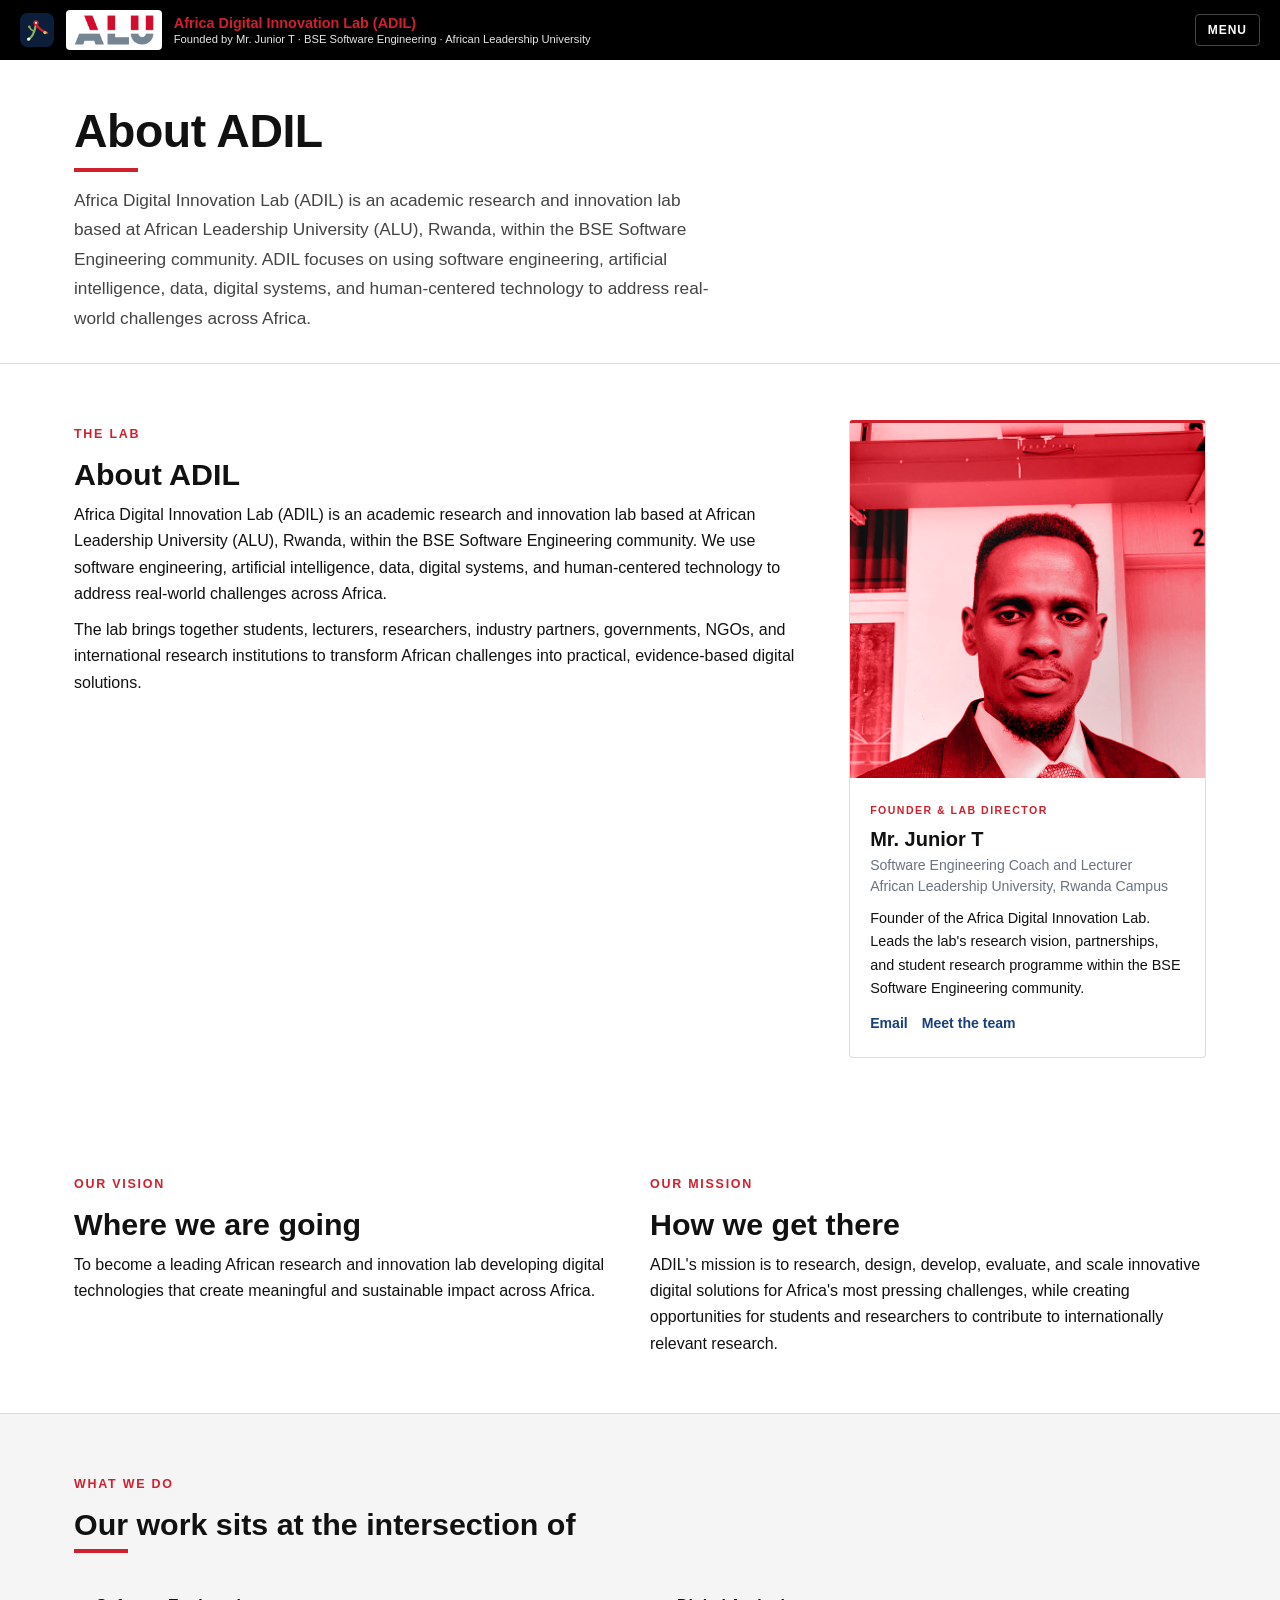
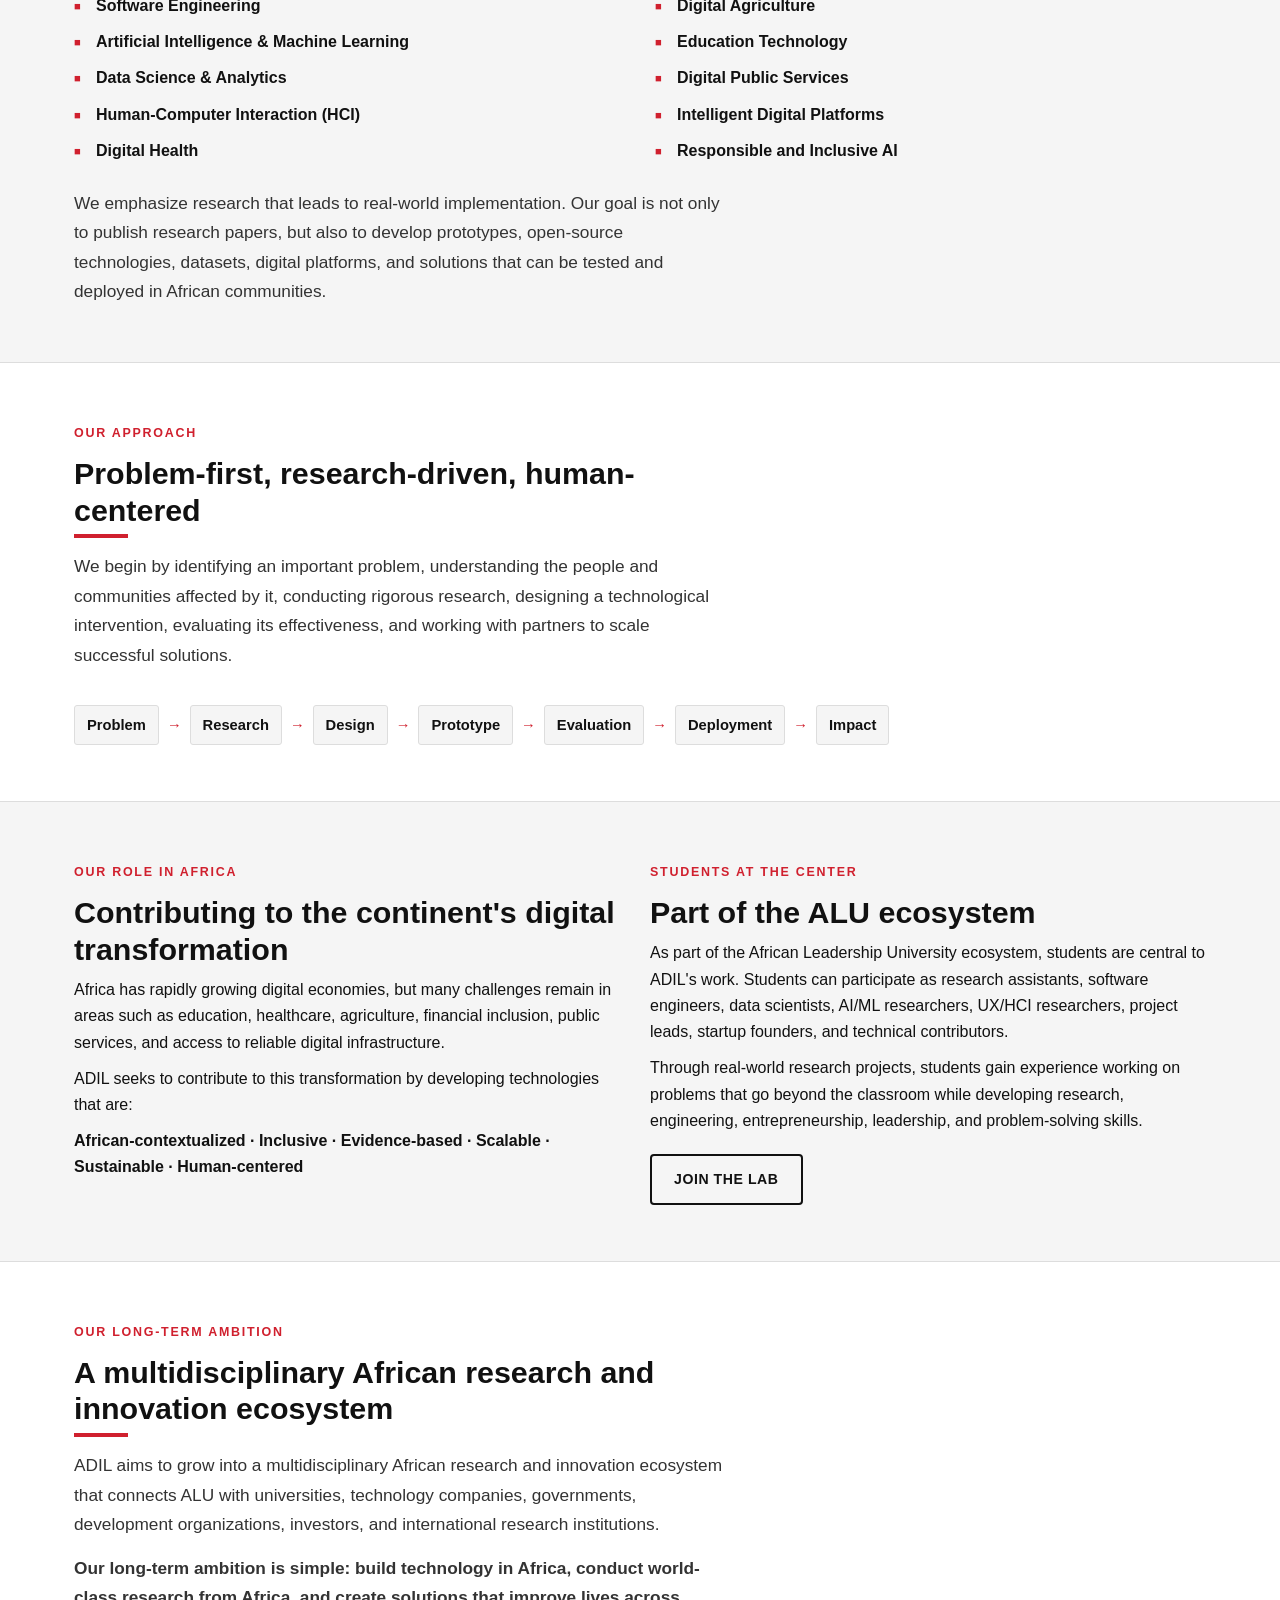
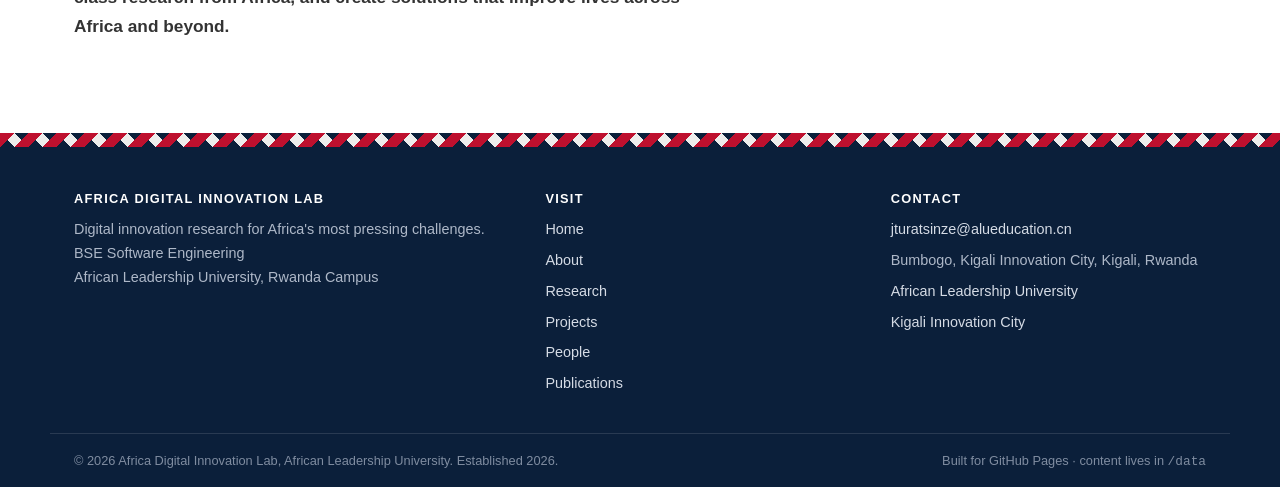
<file: about.html>
<!DOCTYPE html>
<html lang="en">
<head>
  <meta charset="UTF-8">
  <meta name="viewport" content="width=device-width, initial-scale=1.0">
  <title>About Us | Africa Digital Innovation Lab (ADIL), ALU</title>
  <meta name="description" content="Vision, mission, approach and role of the Africa Digital Innovation Lab (ADIL) at African Leadership University, Rwanda.">
  <link rel="stylesheet" href="assets/css/style.css">
  <link rel="icon" href="assets/img/favicon.svg" type="image/svg+xml">
</head>
<body data-page="about.html">

  <section class="page-hero">
    <div class="container">
      <h1>About ADIL</h1>
      <p class="lead">Africa Digital Innovation Lab (ADIL) is an academic research and innovation lab based at African Leadership University (ALU), Rwanda, within the BSE Software Engineering community. ADIL focuses on using software engineering, artificial intelligence, data, digital systems, and human-centered technology to address real-world challenges across Africa.</p>
    </div>
  </section>

  <section class="section">
    <div class="container">
      <div class="about-lead">
        <div class="reveal">
          <span class="eyebrow">The lab</span>
          <h2>About ADIL</h2>
          <p class="mt-1">Africa Digital Innovation Lab (ADIL) is an academic research and innovation lab based at African Leadership University (ALU), Rwanda, within the BSE Software Engineering community. We use software engineering, artificial intelligence, data, digital systems, and human-centered technology to address real-world challenges across Africa.</p>
          <p class="mt-1">The lab brings together students, lecturers, researchers, industry partners, governments, NGOs, and international research institutions to transform African challenges into practical, evidence-based digital solutions.</p>
        </div>
        <aside class="director-card reveal">
          <div class="director-photo">
            <img src="assets/img/lab-director.jpg" alt="Portrait of Mr. Junior T, Founder and Lab Director"
              onerror="this.style.display='none'">
          </div>
          <div class="director-meta">
            <span class="k">Founder &amp; Lab Director</span>
            <h3>Mr. Junior T</h3>
            <p class="role">Software Engineering Coach and Lecturer<br>African Leadership University, Rwanda Campus</p>
            <p class="bio">Founder of the Africa Digital Innovation Lab. Leads the lab's research vision, partnerships, and student research programme within the BSE Software Engineering community.</p>
            <div class="plinks">
              <a href="mailto:jturatsinze@alueducation.cn">Email</a>
              <a href="people.html">Meet the team</a>
            </div>
          </div>
        </aside>
      </div>
    </div>
  </section>

  <section class="section">
    <div class="container">
      <div class="grid grid-2">
        <div class="reveal">
          <span class="eyebrow">Our vision</span>
          <h2>Where we are going</h2>
          <p class="mt-1">To become a leading African research and innovation lab developing digital technologies that create meaningful and sustainable impact across Africa.</p>
        </div>
        <div class="reveal">
          <span class="eyebrow">Our mission</span>
          <h2>How we get there</h2>
          <p class="mt-1">ADIL's mission is to research, design, develop, evaluate, and scale innovative digital solutions for Africa's most pressing challenges, while creating opportunities for students and researchers to contribute to internationally relevant research.</p>
        </div>
      </div>
    </div>
  </section>

  <section class="section section--alt">
    <div class="container">
      <div class="section-head reveal">
        <span class="eyebrow">What we do</span>
        <h2>Our work sits at the intersection of</h2>
      </div>
      <ul class="checklist reveal">
        <li>Software Engineering</li>
        <li>Artificial Intelligence &amp; Machine Learning</li>
        <li>Data Science &amp; Analytics</li>
        <li>Human-Computer Interaction (HCI)</li>
        <li>Digital Health</li>
        <li>Digital Agriculture</li>
        <li>Education Technology</li>
        <li>Digital Public Services</li>
        <li>Intelligent Digital Platforms</li>
        <li>Responsible and Inclusive AI</li>
      </ul>
      <p class="lead mt-2 reveal">We emphasize research that leads to real-world implementation. Our goal is not only to publish research papers, but also to develop prototypes, open-source technologies, datasets, digital platforms, and solutions that can be tested and deployed in African communities.</p>
    </div>
  </section>

  <section class="section">
    <div class="container">
      <div class="section-head reveal">
        <span class="eyebrow">Our approach</span>
        <h2>Problem-first, research-driven, human-centered</h2>
        <p class="lead">We begin by identifying an important problem, understanding the people and communities affected by it, conducting rigorous research, designing a technological intervention, evaluating its effectiveness, and working with partners to scale successful solutions.</p>
      </div>
      <div class="pipeline reveal">
        <span>Problem</span><em>→</em>
        <span>Research</span><em>→</em>
        <span>Design</span><em>→</em>
        <span>Prototype</span><em>→</em>
        <span>Evaluation</span><em>→</em>
        <span>Deployment</span><em>→</em>
        <span>Impact</span>
      </div>
    </div>
  </section>

  <section class="section section--alt">
    <div class="container">
      <div class="grid grid-2">
        <div class="reveal">
          <span class="eyebrow">Our role in Africa</span>
          <h2>Contributing to the continent's digital transformation</h2>
          <p class="mt-1">Africa has rapidly growing digital economies, but many challenges remain in areas such as education, healthcare, agriculture, financial inclusion, public services, and access to reliable digital infrastructure.</p>
          <p class="mt-1">ADIL seeks to contribute to this transformation by developing technologies that are:</p>
          <p class="mt-1"><strong>African-contextualized · Inclusive · Evidence-based · Scalable · Sustainable · Human-centered</strong></p>
        </div>
        <div class="reveal">
          <span class="eyebrow">Students at the center</span>
          <h2>Part of the ALU ecosystem</h2>
          <p class="mt-1">As part of the African Leadership University ecosystem, students are central to ADIL's work. Students can participate as research assistants, software engineers, data scientists, AI/ML researchers, UX/HCI researchers, project leads, startup founders, and technical contributors.</p>
          <p class="mt-1">Through real-world research projects, students gain experience working on problems that go beyond the classroom while developing research, engineering, entrepreneurship, leadership, and problem-solving skills.</p>
          <p class="mt-2"><a class="btn btn-outline" href="join.html">Join the lab</a></p>
        </div>
      </div>
    </div>
  </section>

  <section class="section">
    <div class="container">
      <div class="section-head reveal">
        <span class="eyebrow">Our long-term ambition</span>
        <h2>A multidisciplinary African research and innovation ecosystem</h2>
        <p class="lead">ADIL aims to grow into a multidisciplinary African research and innovation ecosystem that connects ALU with universities, technology companies, governments, development organizations, investors, and international research institutions.</p>
        <p class="lead mt-1"><strong>Our long-term ambition is simple: build technology in Africa, conduct world-class research from Africa, and create solutions that improve lives across Africa and beyond.</strong></p>
      </div>
    </div>
  </section>

  <script src="data/site.js"></script>
  <script src="assets/js/main.js"></script>
</body>
</html>
</file>
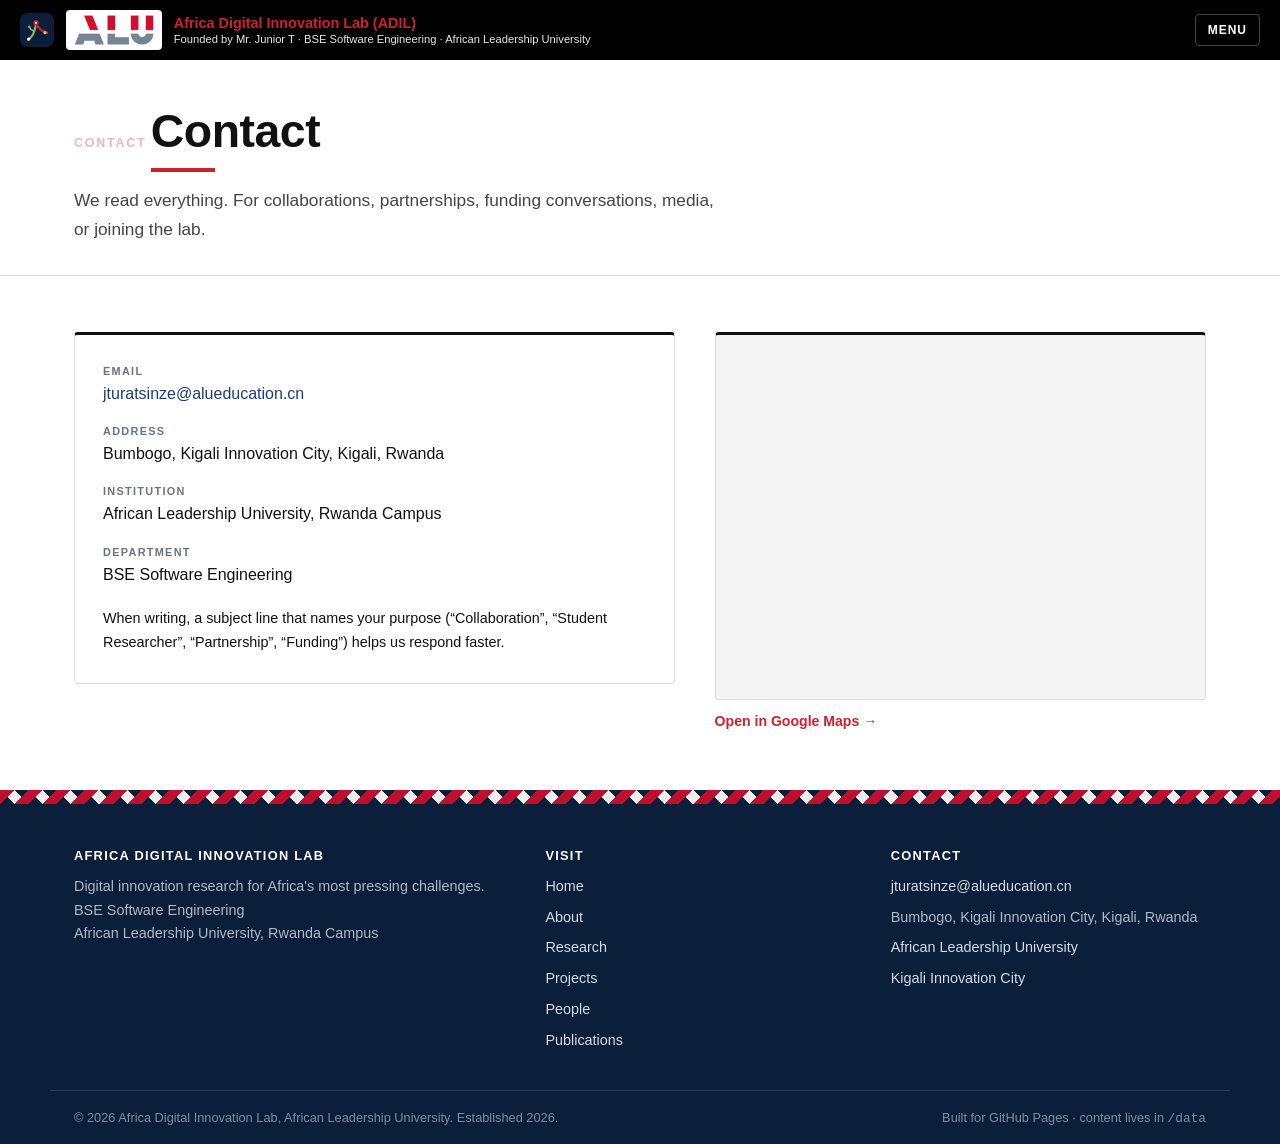
<file: contact.html>
<!DOCTYPE html>
<html lang="en">
<head>
  <meta charset="UTF-8">
  <meta name="viewport" content="width=device-width, initial-scale=1.0">
  <title>Contact | Africa Digital Innovation Lab (ADIL), ALU</title>
  <meta name="description" content="Contact the Africa Digital Innovation Lab (ADIL) at African Leadership University, Kigali Innovation City, Rwanda.">
  <link rel="stylesheet" href="assets/css/style.css">
  <link rel="icon" href="assets/img/favicon.svg" type="image/svg+xml">
</head>
<body data-page="contact.html">

  <section class="page-hero">
    <div class="container">
      <span class="eyebrow eyebrow--light">Contact</span>
      <h1>Contact</h1>
      <p class="lead">We read everything. For collaborations, partnerships, funding conversations, media, or joining the lab.</p>
    </div>
  </section>

  <section class="section">
    <div class="container">
      <div class="contact-grid">
        <div class="contact-card reveal">
          <dl>
            <dt>Email</dt>
            <dd><a href="#" data-fill="email">,</a></dd>
            <dt>Address</dt>
            <dd data-fill="address">,</dd>
            <dt>Institution</dt>
            <dd><span data-fill="university">,</span>, <span data-fill="campus">,</span></dd>
            <dt>Department</dt>
            <dd data-fill="department">,</dd>
          </dl>
          <p class="mt-2" style="font-size:0.9rem;color:var(--muted)">When writing, a subject line that names your purpose (“Collaboration”, “Student Researcher”, “Partnership”, “Funding”) helps us respond faster.</p>
        </div>
        <div class="reveal">
          <div class="map-embed">
            <iframe
              title="Map showing African Leadership University, Kigali Innovation City, Bumbogo, Kigali, Rwanda"
              src="https://www.google.com/maps?q=African%20Leadership%20University%20Kigali%20Innovation%20City%20Bumbogo%20Kigali%20Rwanda&output=embed"
              style="border:0;"
              allowfullscreen=""
              loading="lazy"
              referrerpolicy="no-referrer-when-downgrade"></iframe>
          </div>
          <p class="map-note">
            <a href="https://www.google.com/maps/search/?api=1&query=African+Leadership+University+Kigali+Innovation+City+Bumbogo+Kigali+Rwanda"
               target="_blank" rel="noopener">Open in Google Maps &rarr;</a>
          </p>
        </div>
      </div>
    </div>
  </section>

  <script src="data/site.js"></script>
  <script src="assets/js/main.js"></script>
</body>
</html>
</file>
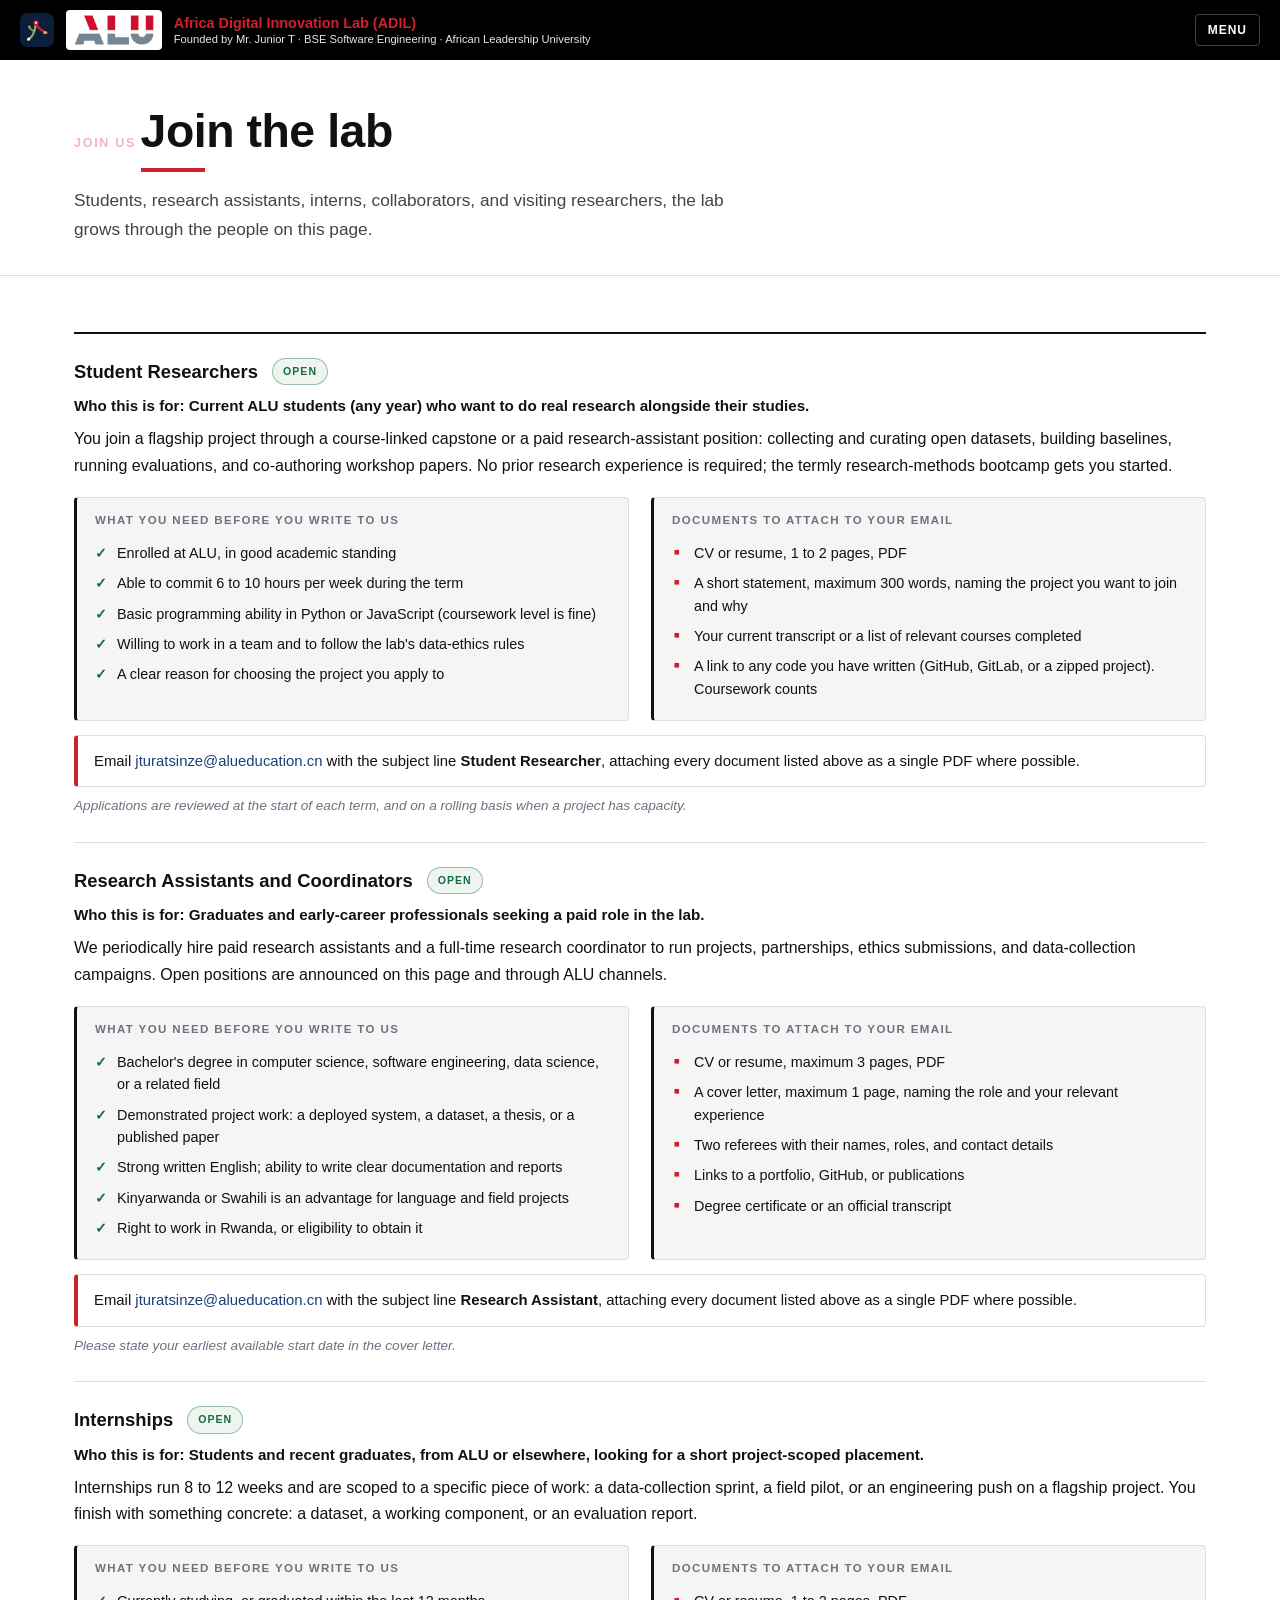
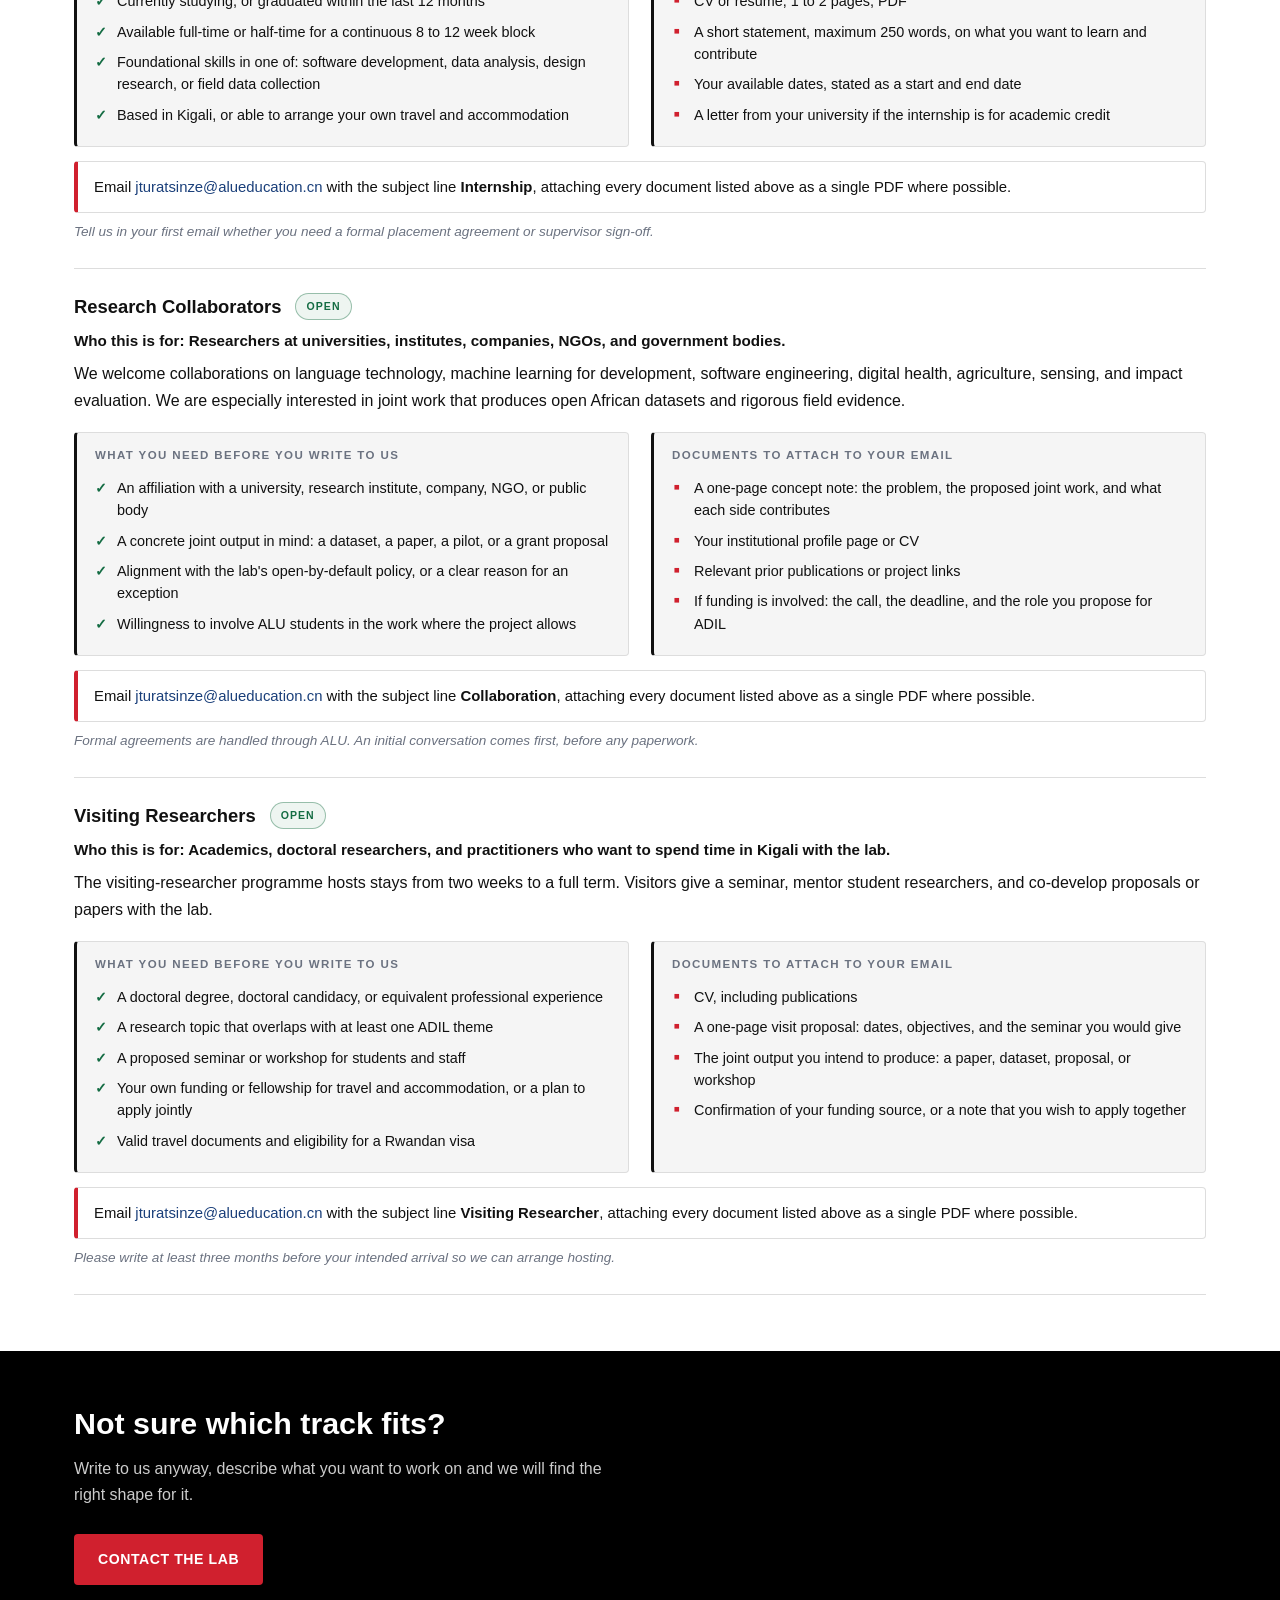
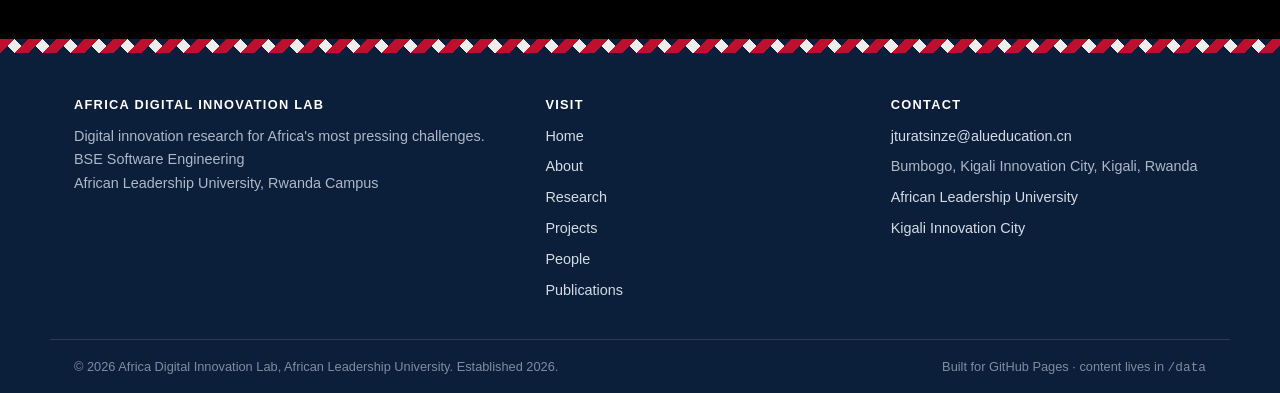
<file: join.html>
<!DOCTYPE html>
<html lang="en">
<head>
  <meta charset="UTF-8">
  <meta name="viewport" content="width=device-width, initial-scale=1.0">
  <title>Join Us | Africa Digital Innovation Lab (ADIL), ALU</title>
  <meta name="description" content="Opportunities for students, research assistants, interns, collaborators and visiting researchers at the Africa Digital Innovation Lab (ADIL), ALU.">
  <link rel="stylesheet" href="assets/css/style.css">
  <link rel="icon" href="assets/img/favicon.svg" type="image/svg+xml">
</head>
<body data-page="join.html">

  <section class="page-hero">
    <div class="container">
      <span class="eyebrow eyebrow--light">Join us</span>
      <h1>Join the lab</h1>
      <p class="lead">Students, research assistants, interns, collaborators, and visiting researchers, the lab grows through the people on this page.</p>
    </div>
  </section>

  <section class="section">
    <div class="container" id="join-tracks"></div>
  </section>
  <section class="cta-band">
    <div class="container reveal">
      <h2>Not sure which track fits?</h2>
      <p>Write to us anyway, describe what you want to work on and we will find the right shape for it.</p>
      <a class="btn btn-primary" href="contact.html">Contact the lab</a>
    </div>
  </section>

  <script src="data/site.js"></script>
  <script src="data/join.js"></script>
  <script src="assets/js/main.js"></script>
</body>
</html>
</file>
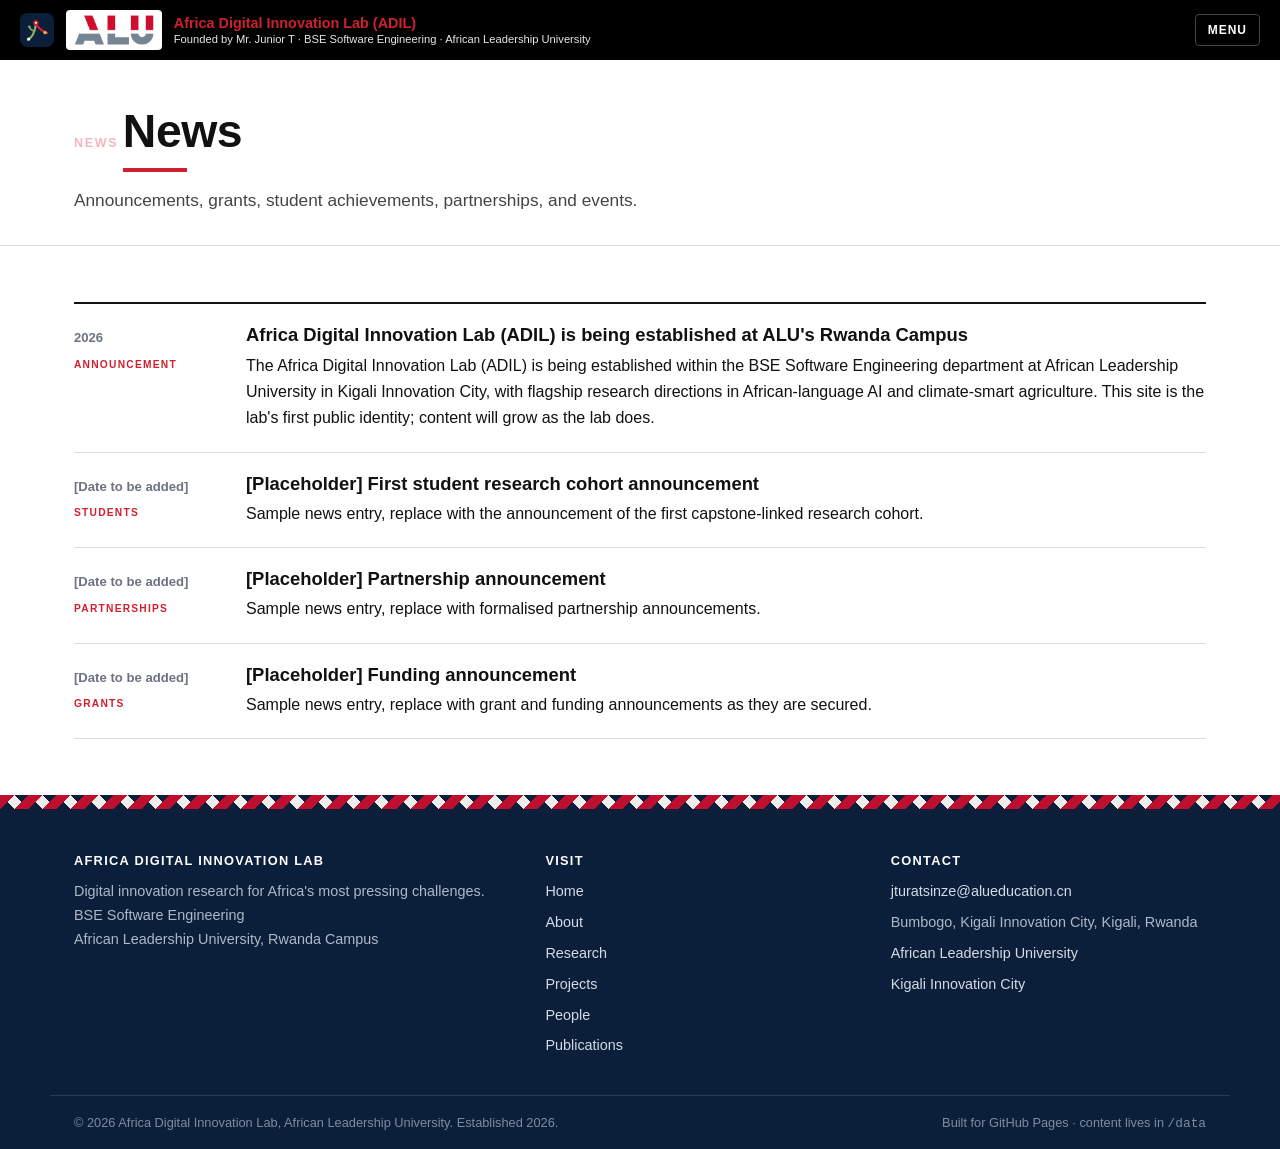
<file: news.html>
<!DOCTYPE html>
<html lang="en">
<head>
  <meta charset="UTF-8">
  <meta name="viewport" content="width=device-width, initial-scale=1.0">
  <title>News | Africa Digital Innovation Lab (ADIL), ALU</title>
  <meta name="description" content="News and announcements from the Africa Digital Innovation Lab (ADIL) at ALU.">
  <link rel="stylesheet" href="assets/css/style.css">
  <link rel="icon" href="assets/img/favicon.svg" type="image/svg+xml">
</head>
<body data-page="news.html">

  <section class="page-hero">
    <div class="container">
      <span class="eyebrow eyebrow--light">News</span>
      <h1>News</h1>
      <p class="lead">Announcements, grants, student achievements, partnerships, and events.</p>
    </div>
  </section>

  <section class="section">
    <div class="container" id="news-list"></div>
  </section>

  <script src="data/site.js"></script>
  <script src="data/news.js"></script>
  <script src="assets/js/main.js"></script>
</body>
</html>
</file>
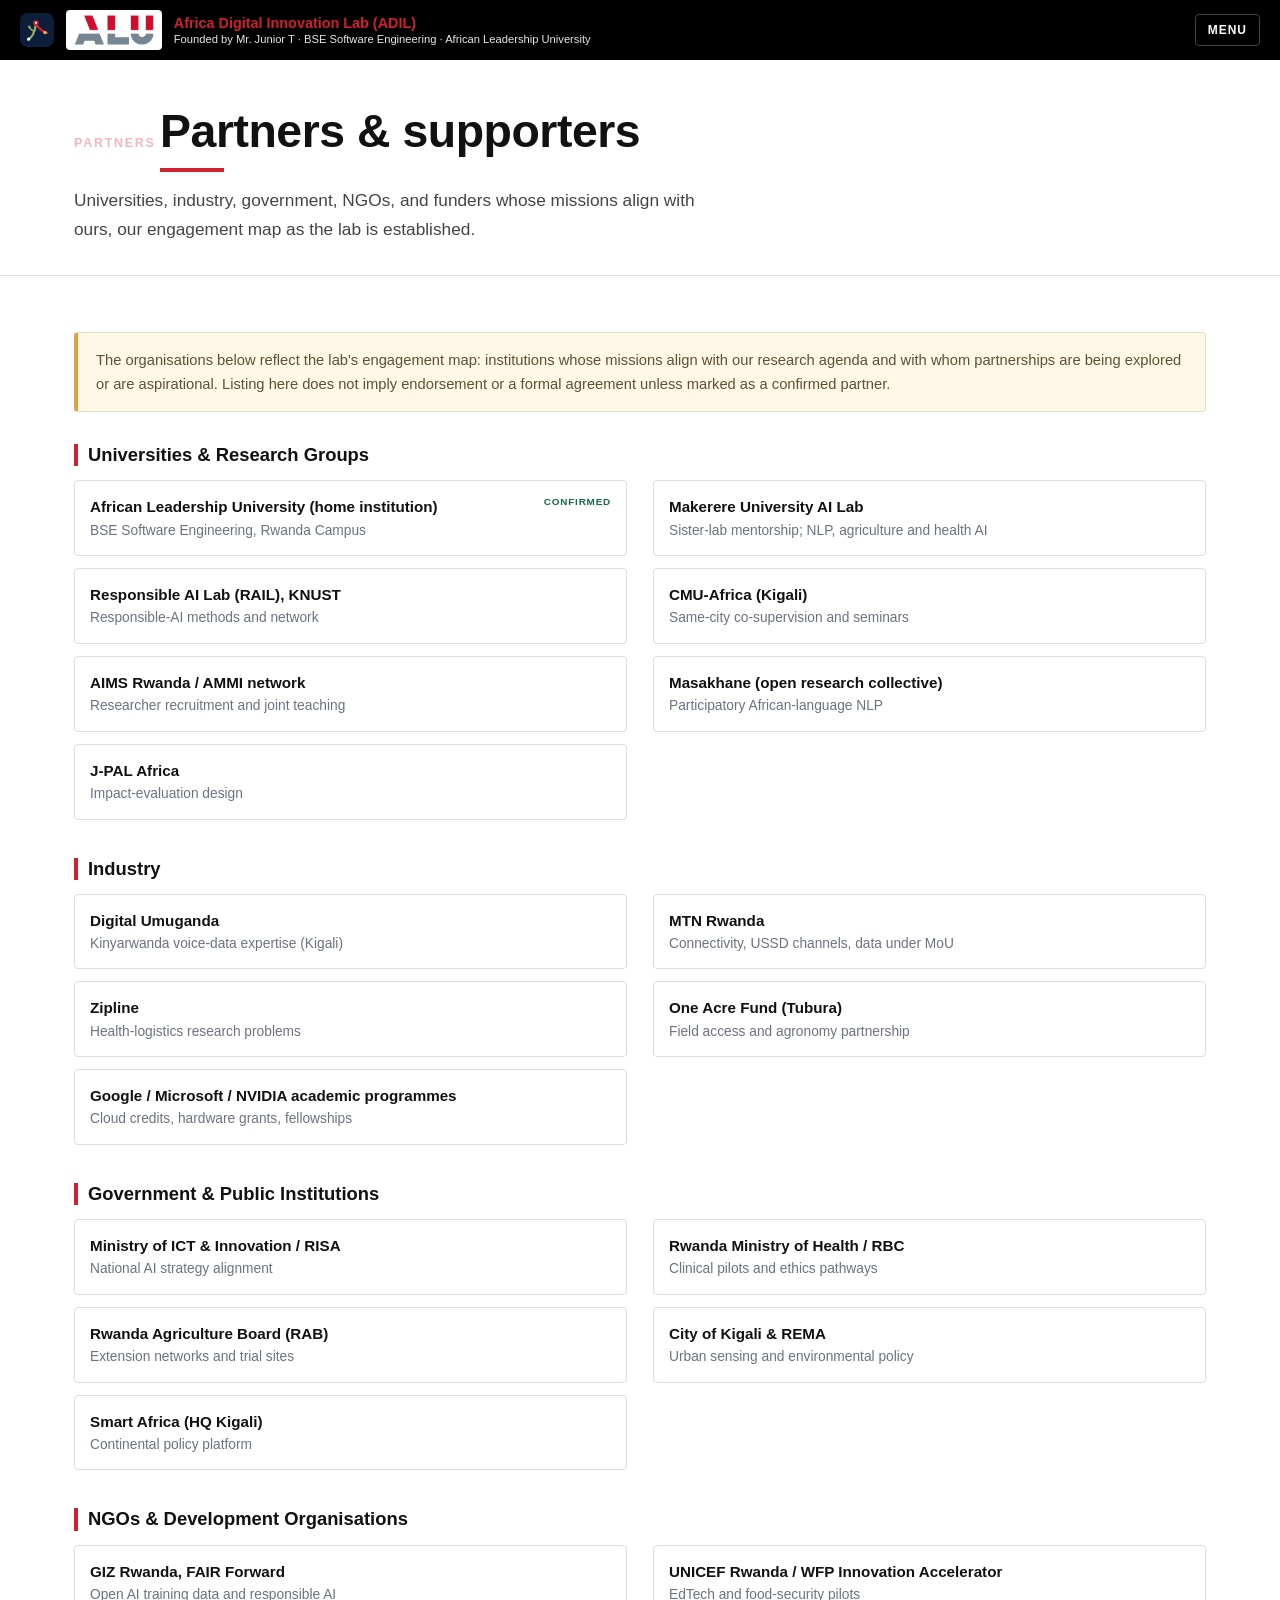
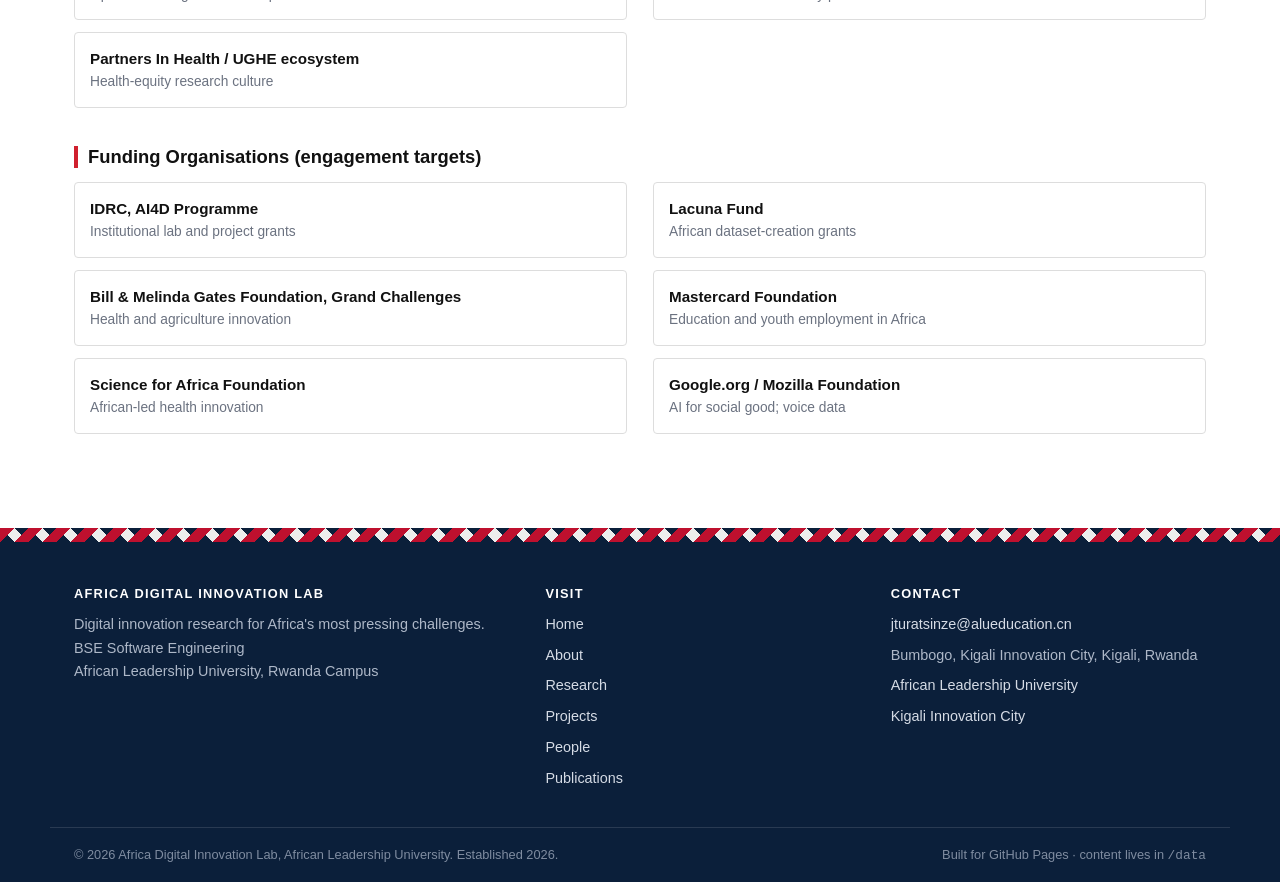
<file: partners.html>
<!DOCTYPE html>
<html lang="en">
<head>
  <meta charset="UTF-8">
  <meta name="viewport" content="width=device-width, initial-scale=1.0">
  <title>Partners | Africa Digital Innovation Lab (ADIL), ALU</title>
  <meta name="description" content="University, industry, government, NGO and funding partners of the Africa Digital Innovation Lab (ADIL) at ALU.">
  <link rel="stylesheet" href="assets/css/style.css">
  <link rel="icon" href="assets/img/favicon.svg" type="image/svg+xml">
</head>
<body data-page="partners.html">

  <section class="page-hero">
    <div class="container">
      <span class="eyebrow eyebrow--light">Partners</span>
      <h1>Partners &amp; supporters</h1>
      <p class="lead">Universities, industry, government, NGOs, and funders whose missions align with ours, our engagement map as the lab is established.</p>
    </div>
  </section>

  <section class="section">
    <div class="container" id="partners-groups"></div>
  </section>

  <script src="data/site.js"></script>
  <script src="data/partners.js"></script>
  <script src="assets/js/main.js"></script>
</body>
</html>
</file>
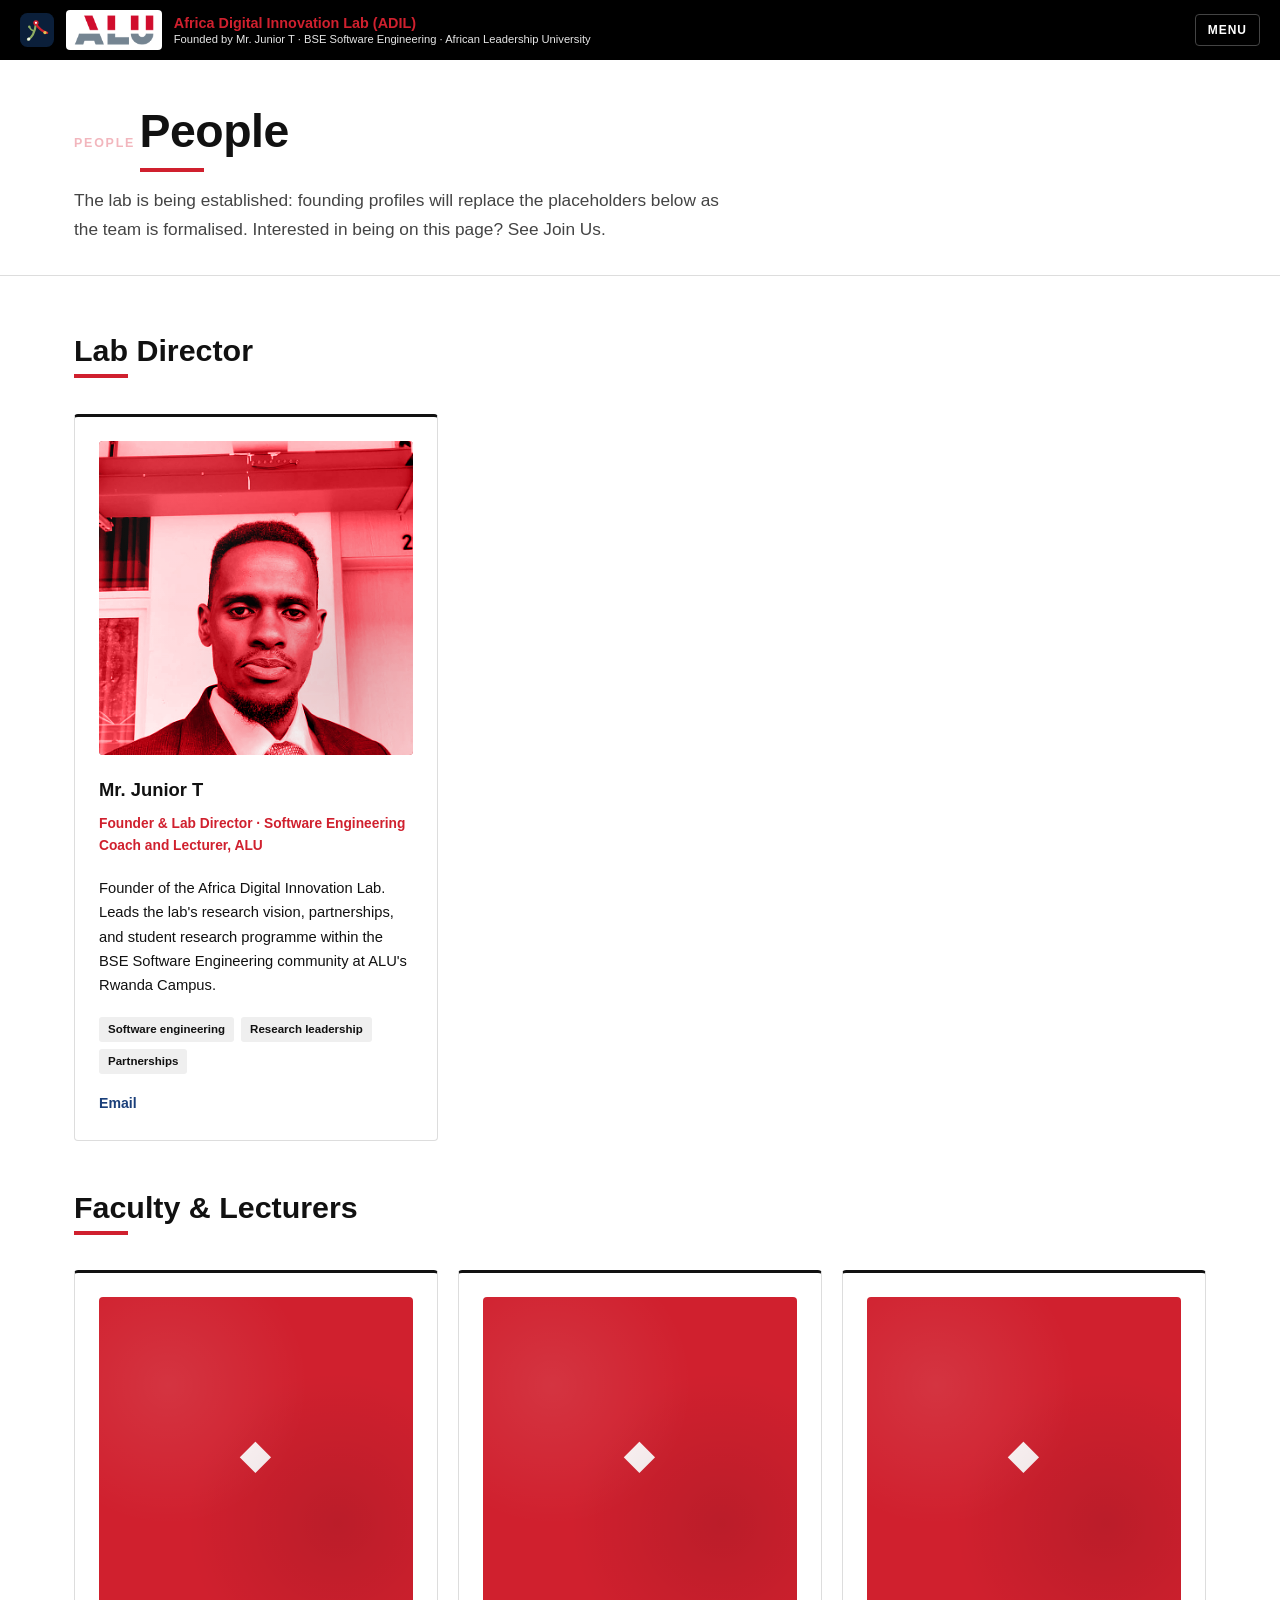
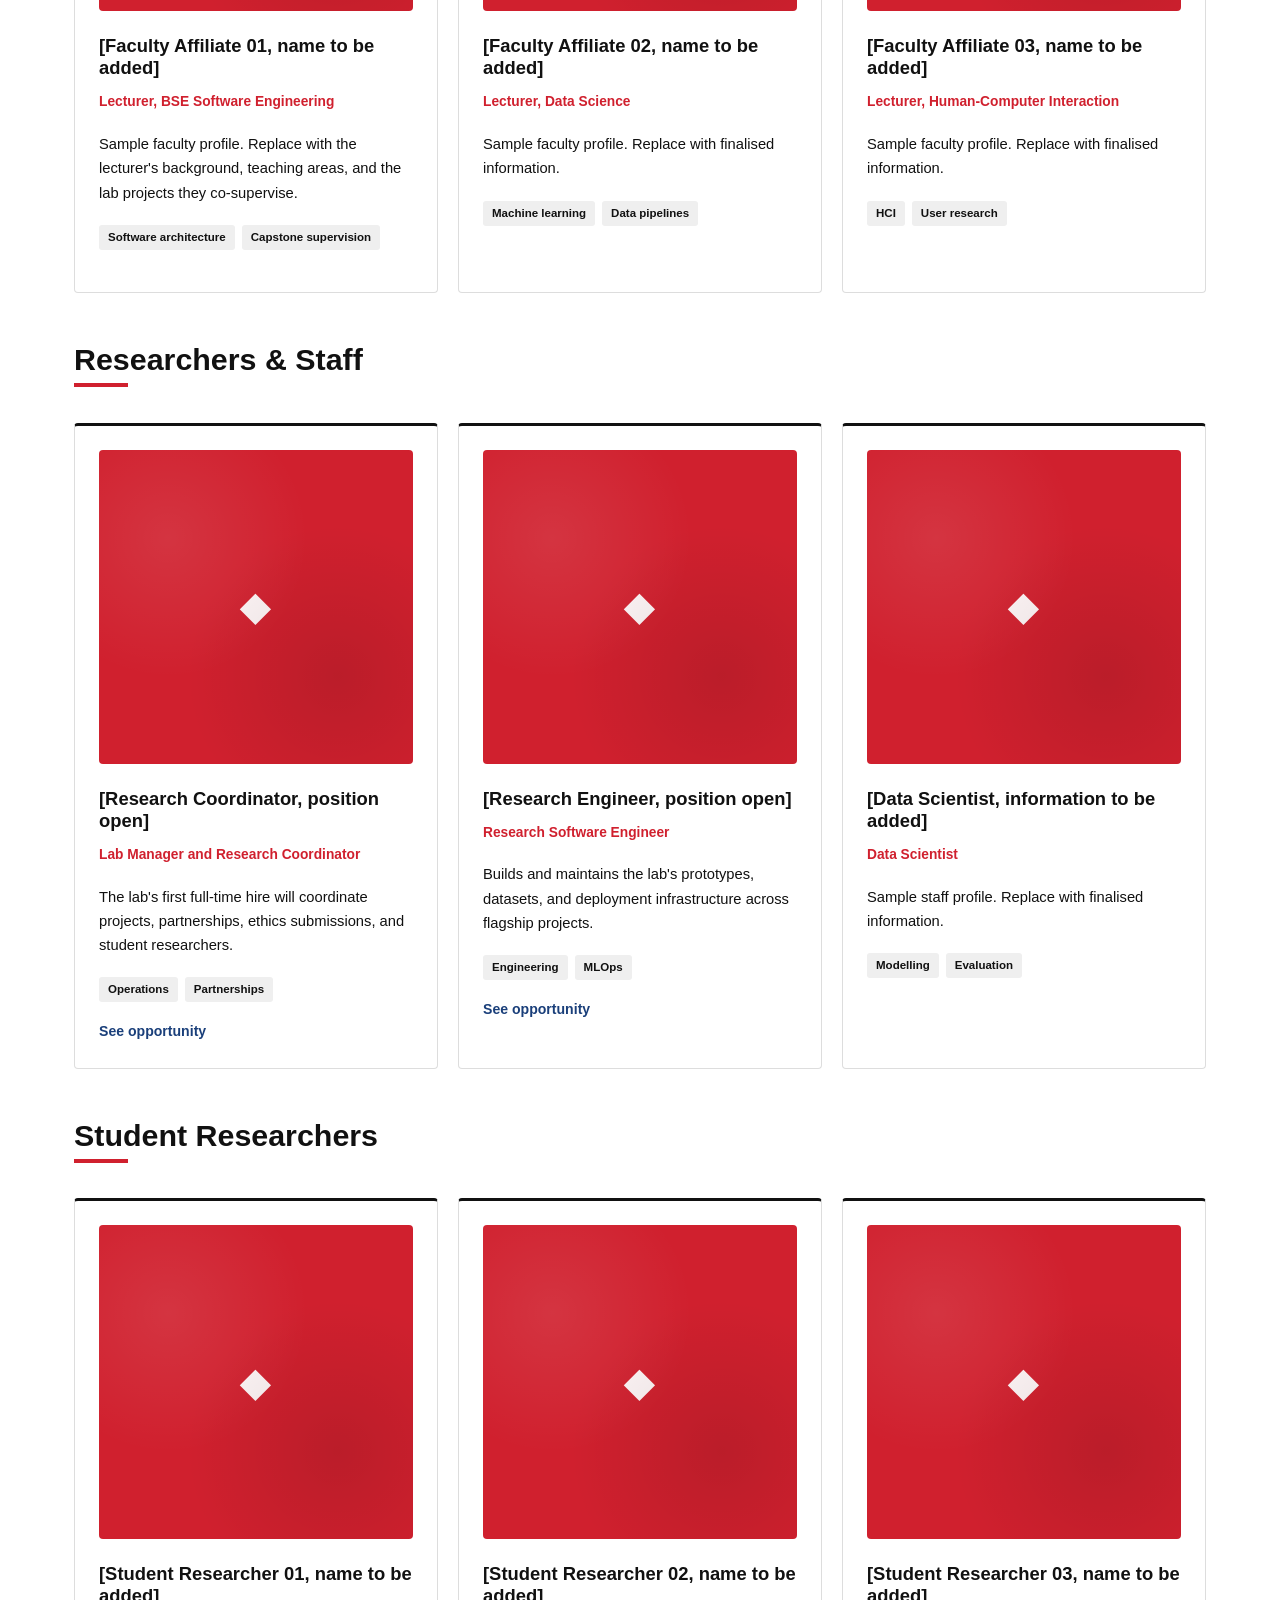
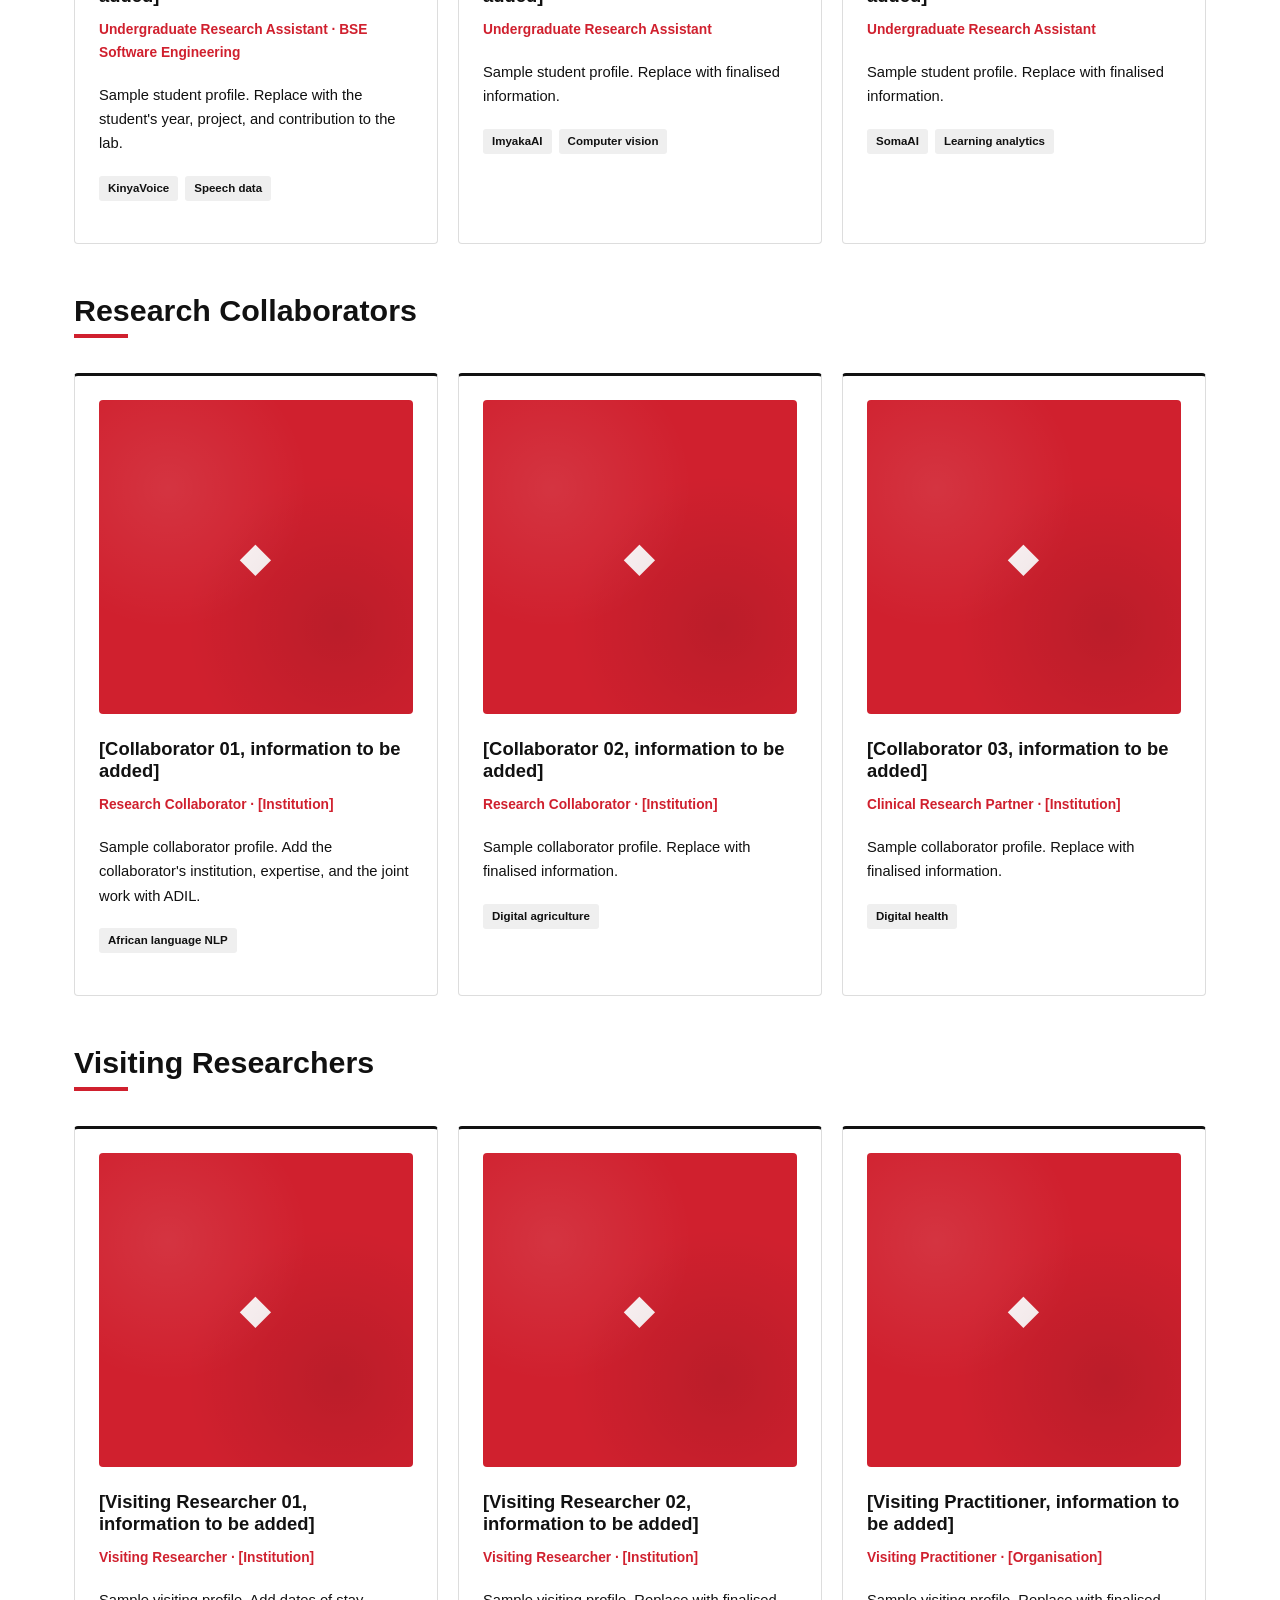
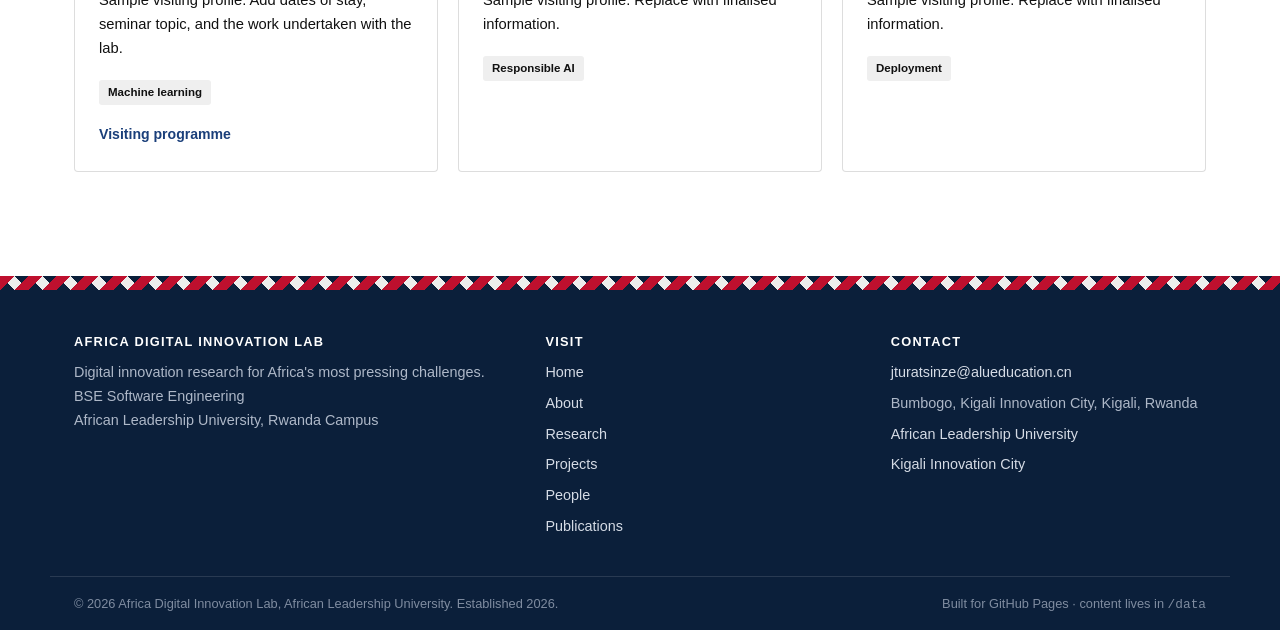
<file: people.html>
<!DOCTYPE html>
<html lang="en">
<head>
  <meta charset="UTF-8">
  <meta name="viewport" content="width=device-width, initial-scale=1.0">
  <title>People | Africa Digital Innovation Lab (ADIL), ALU</title>
  <meta name="description" content="Director, researchers, students, and collaborators of the Africa Digital Innovation Lab (ADIL) at ALU.">
  <link rel="stylesheet" href="assets/css/style.css">
  <link rel="icon" href="assets/img/favicon.svg" type="image/svg+xml">
</head>
<body data-page="people.html">

  <section class="page-hero">
    <div class="container">
      <span class="eyebrow eyebrow--light">People</span>
      <h1>People</h1>
      <p class="lead">The lab is being established: founding profiles will replace the placeholders below as the team is formalised. Interested in being on this page? See Join Us.</p>
    </div>
  </section>

  <section class="section">
    <div class="container" id="people-groups"></div>
  </section>

  <script src="data/site.js"></script>
  <script src="data/people.js"></script>
  <script src="assets/js/art.js"></script>
  <script src="assets/js/main.js"></script>
</body>
</html>
</file>
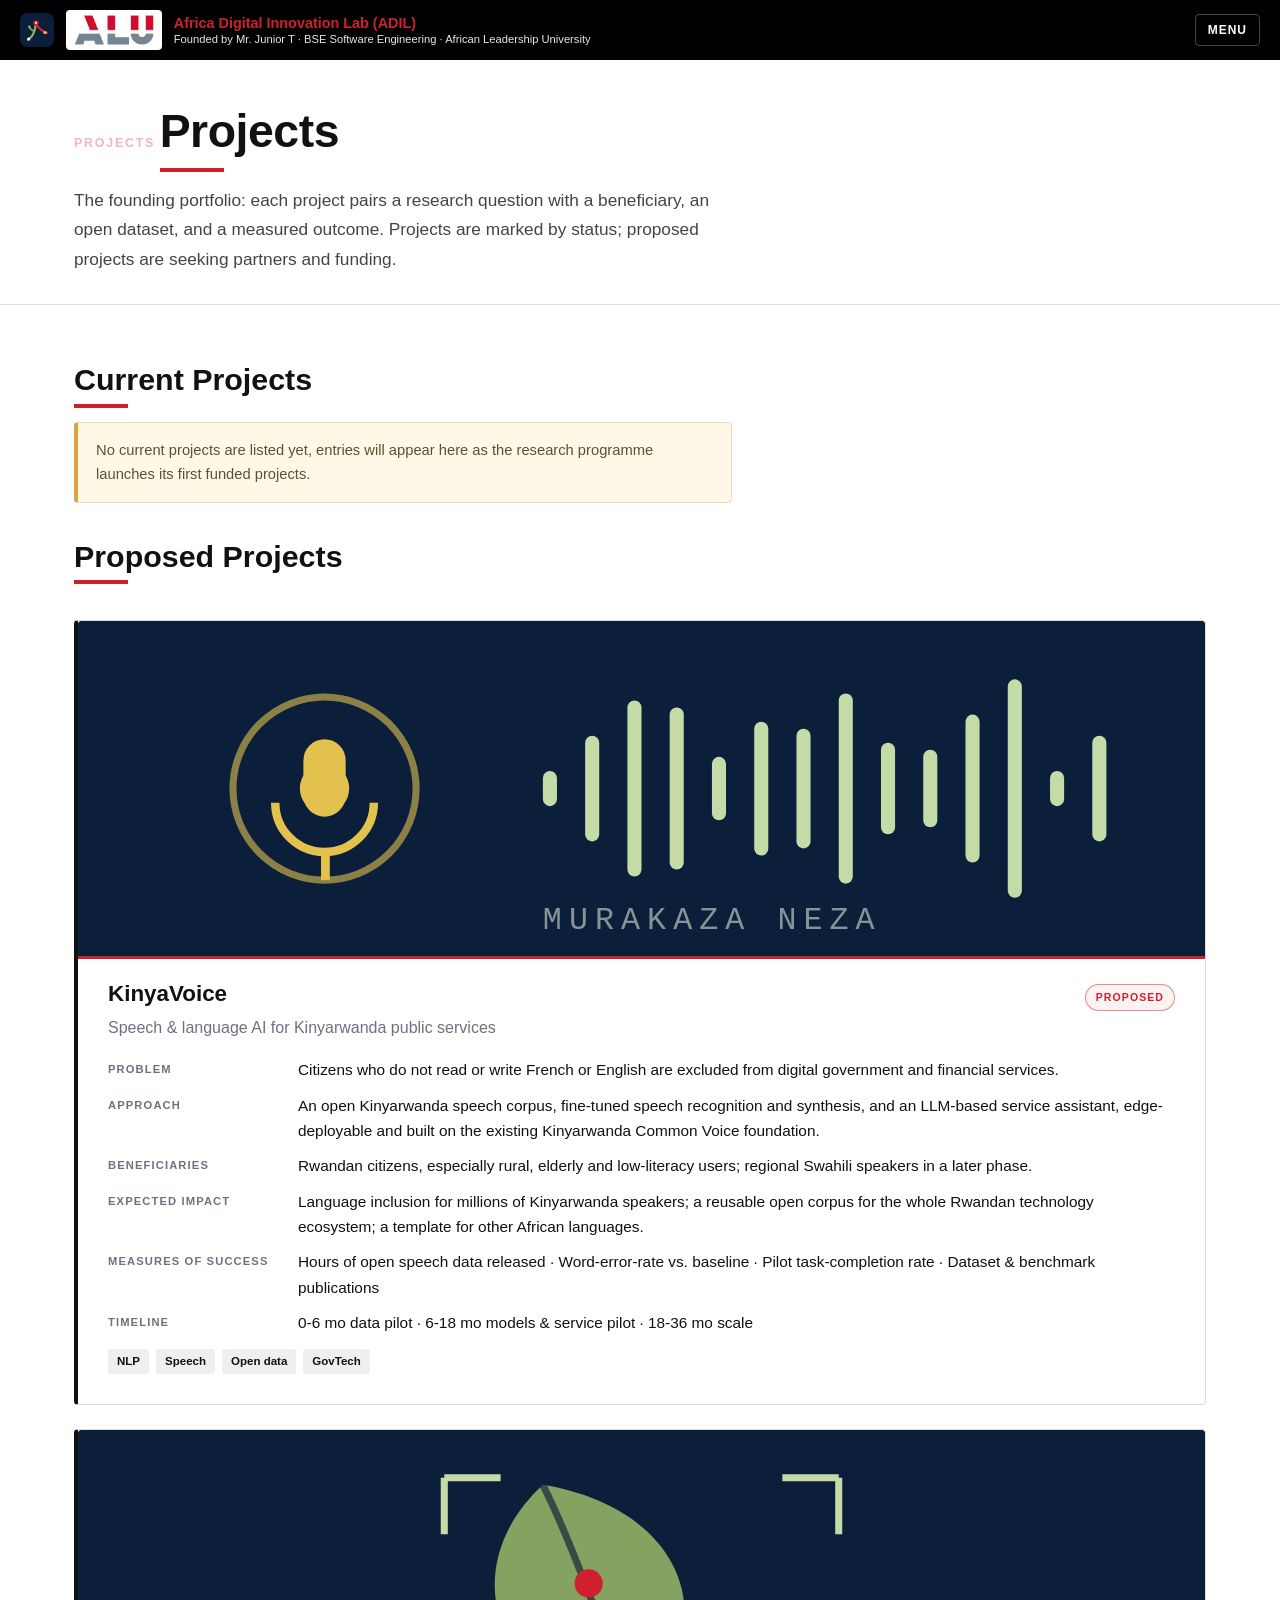
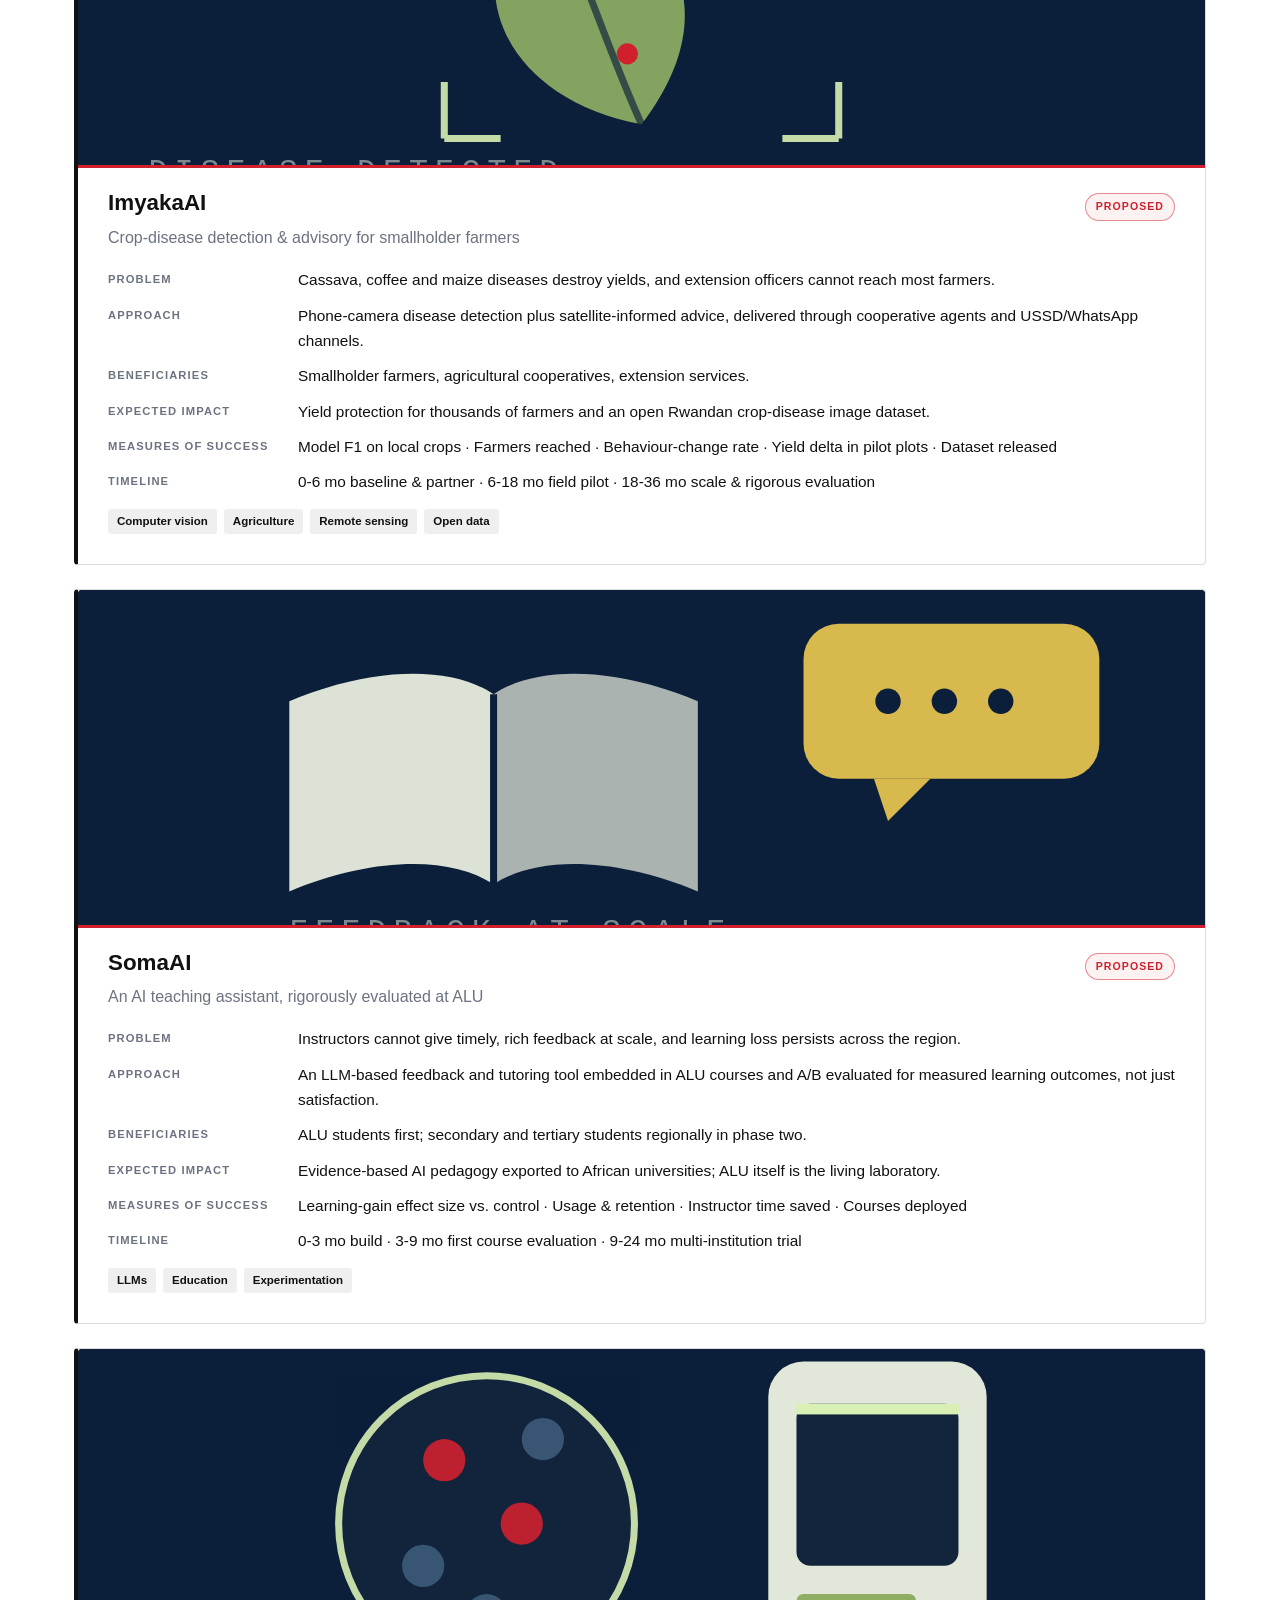
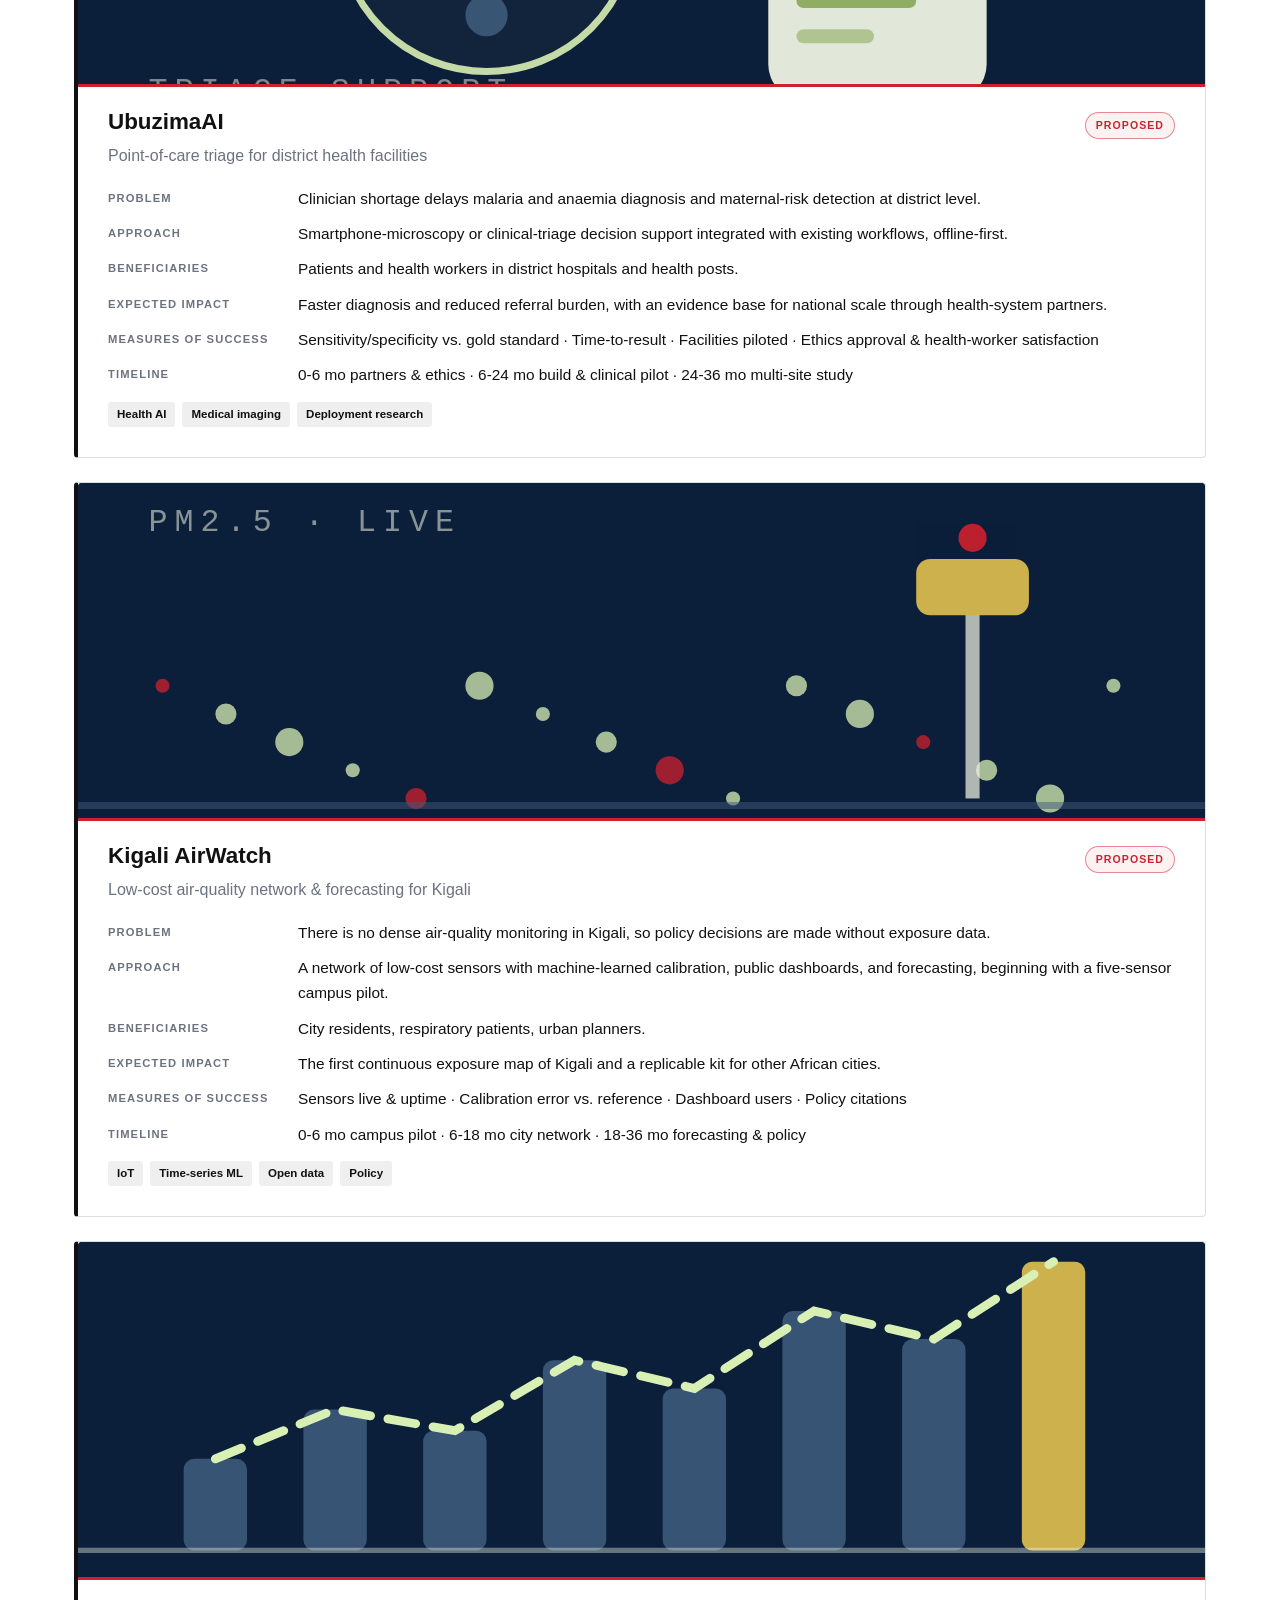
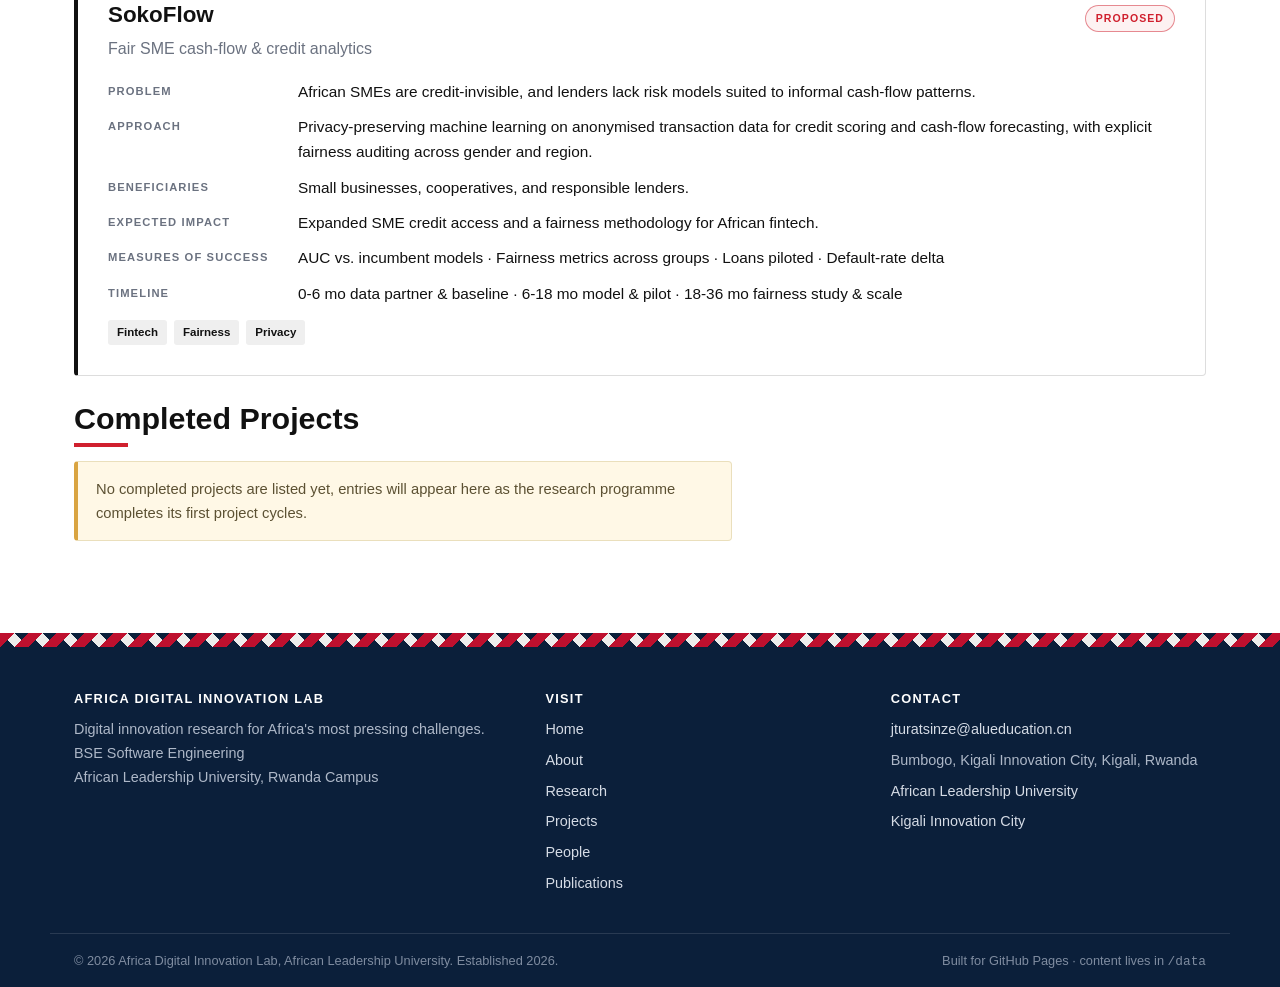
<file: projects.html>
<!DOCTYPE html>
<html lang="en">
<head>
  <meta charset="UTF-8">
  <meta name="viewport" content="width=device-width, initial-scale=1.0">
  <title>Projects | Africa Digital Innovation Lab (ADIL), ALU</title>
  <meta name="description" content="Current, proposed, and completed research projects of the Africa Digital Innovation Lab (ADIL) at ALU.">
  <link rel="stylesheet" href="assets/css/style.css">
  <link rel="icon" href="assets/img/favicon.svg" type="image/svg+xml">
</head>
<body data-page="projects.html">

  <section class="page-hero">
    <div class="container">
      <span class="eyebrow eyebrow--light">Projects</span>
      <h1>Projects</h1>
      <p class="lead">The founding portfolio: each project pairs a research question with a beneficiary, an open dataset, and a measured outcome. Projects are marked by status; proposed projects are seeking partners and funding.</p>
    </div>
  </section>

  <section class="section">
    <div class="container" id="projects-list"></div>
  </section>

  <script src="data/site.js"></script>
  <script src="data/projects.js"></script>
  <script src="assets/js/art.js"></script>
  <script src="assets/js/main.js"></script>
</body>
</html>
</file>
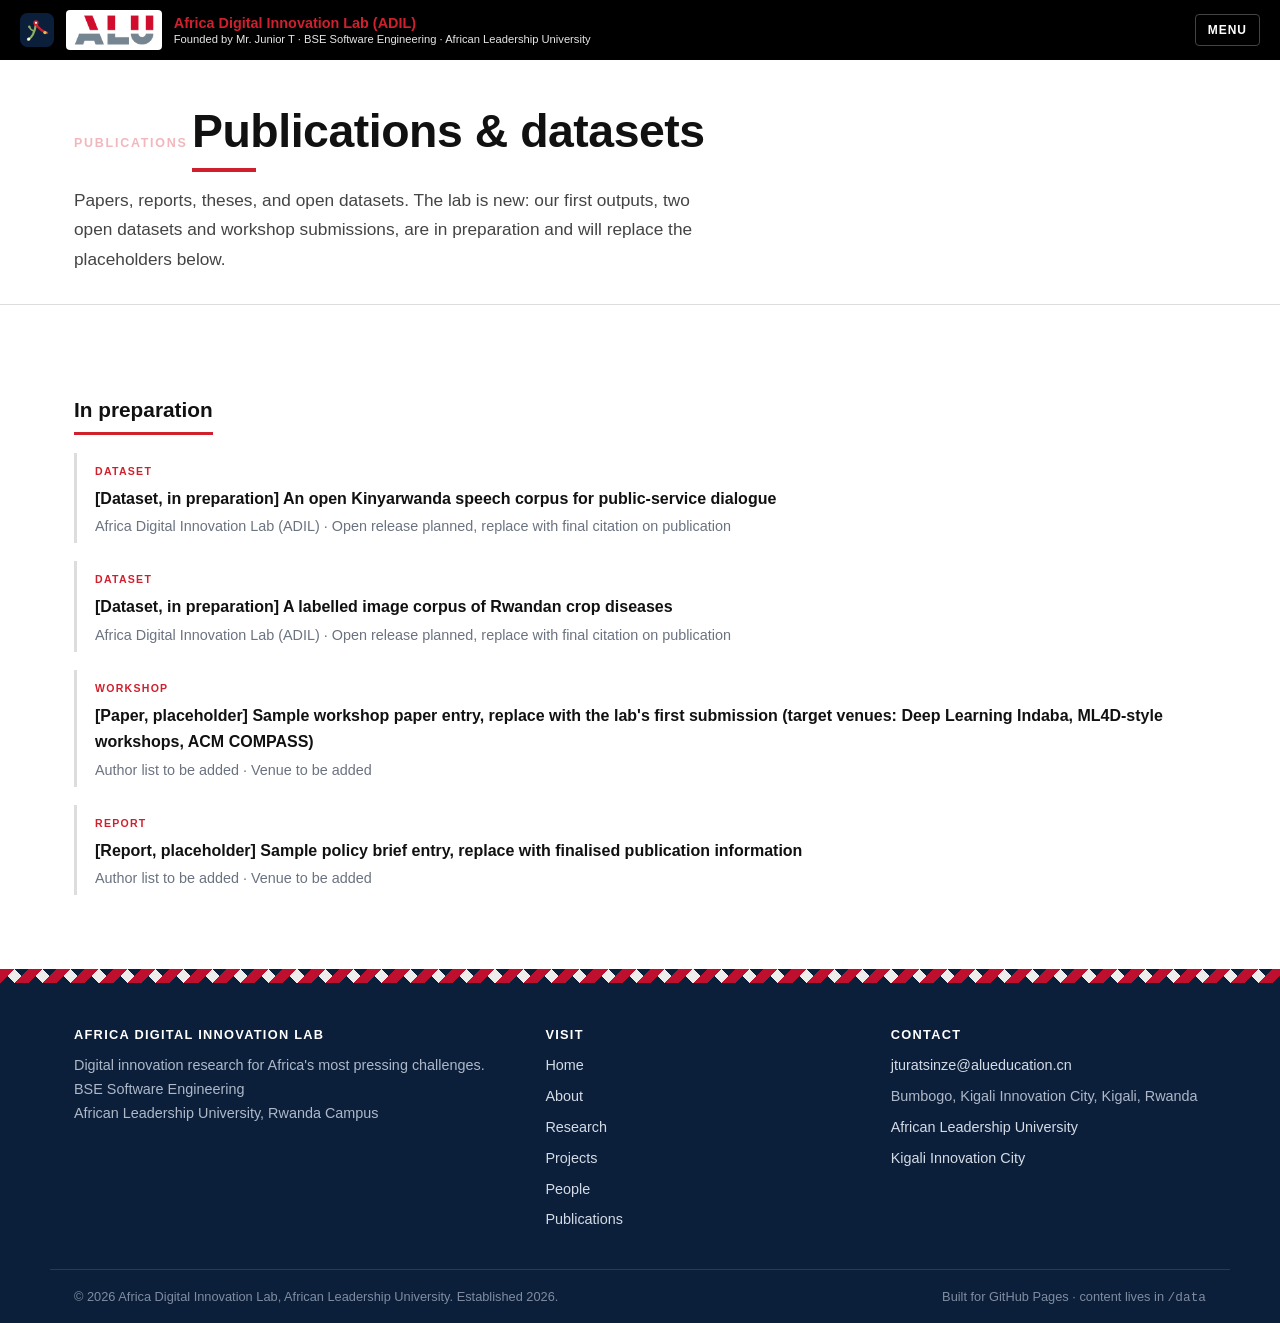
<file: publications.html>
<!DOCTYPE html>
<html lang="en">
<head>
  <meta charset="UTF-8">
  <meta name="viewport" content="width=device-width, initial-scale=1.0">
  <title>Publications | Africa Digital Innovation Lab (ADIL), ALU</title>
  <meta name="description" content="Publications, reports, theses and open datasets from the Africa Digital Innovation Lab (ADIL) at ALU.">
  <link rel="stylesheet" href="assets/css/style.css">
  <link rel="icon" href="assets/img/favicon.svg" type="image/svg+xml">
</head>
<body data-page="publications.html">

  <section class="page-hero">
    <div class="container">
      <span class="eyebrow eyebrow--light">Publications</span>
      <h1>Publications &amp; datasets</h1>
      <p class="lead">Papers, reports, theses, and open datasets. The lab is new: our first outputs, two open datasets and workshop submissions, are in preparation and will replace the placeholders below.</p>
    </div>
  </section>

  <section class="section">
    <div class="container">
      <div id="pubs-list"></div>
    </div>
  </section>

  <script src="data/site.js"></script>
  <script src="data/publications.js"></script>
  <script src="assets/js/main.js"></script>
</body>
</html>
</file>
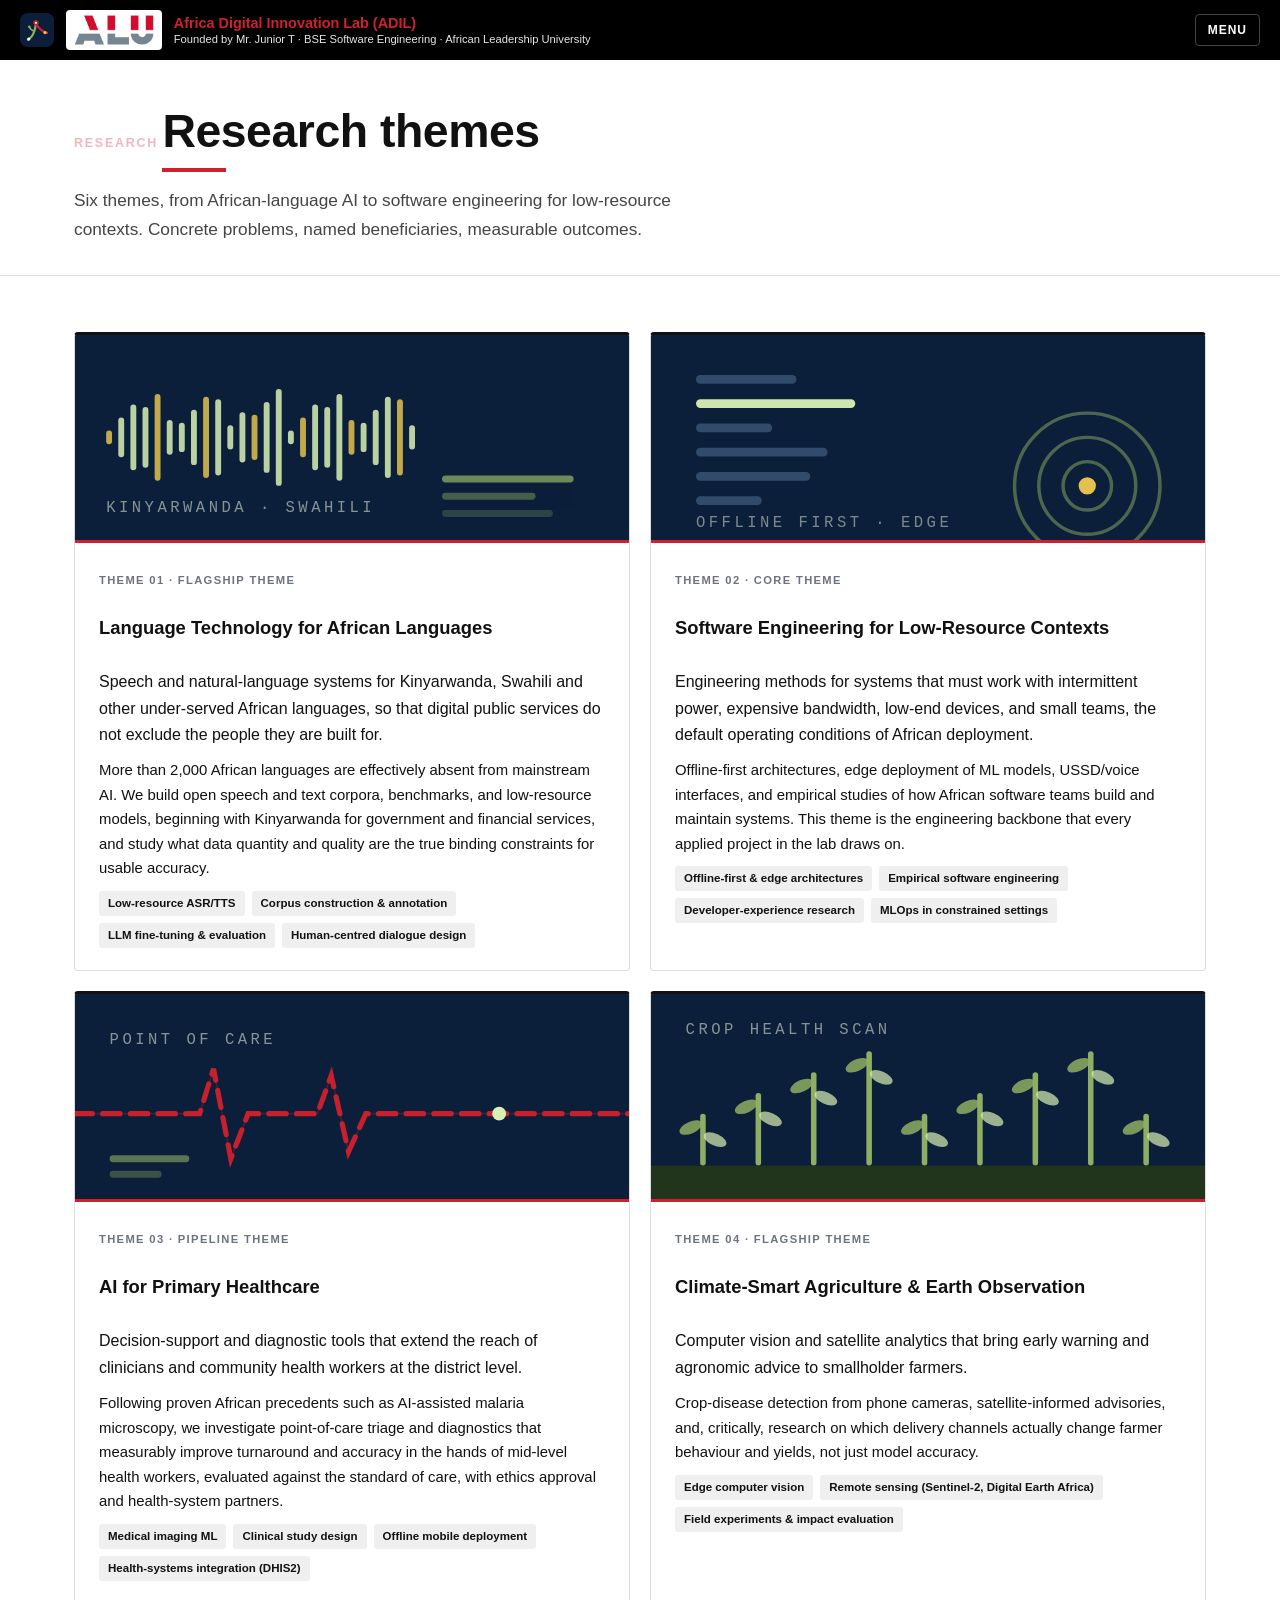
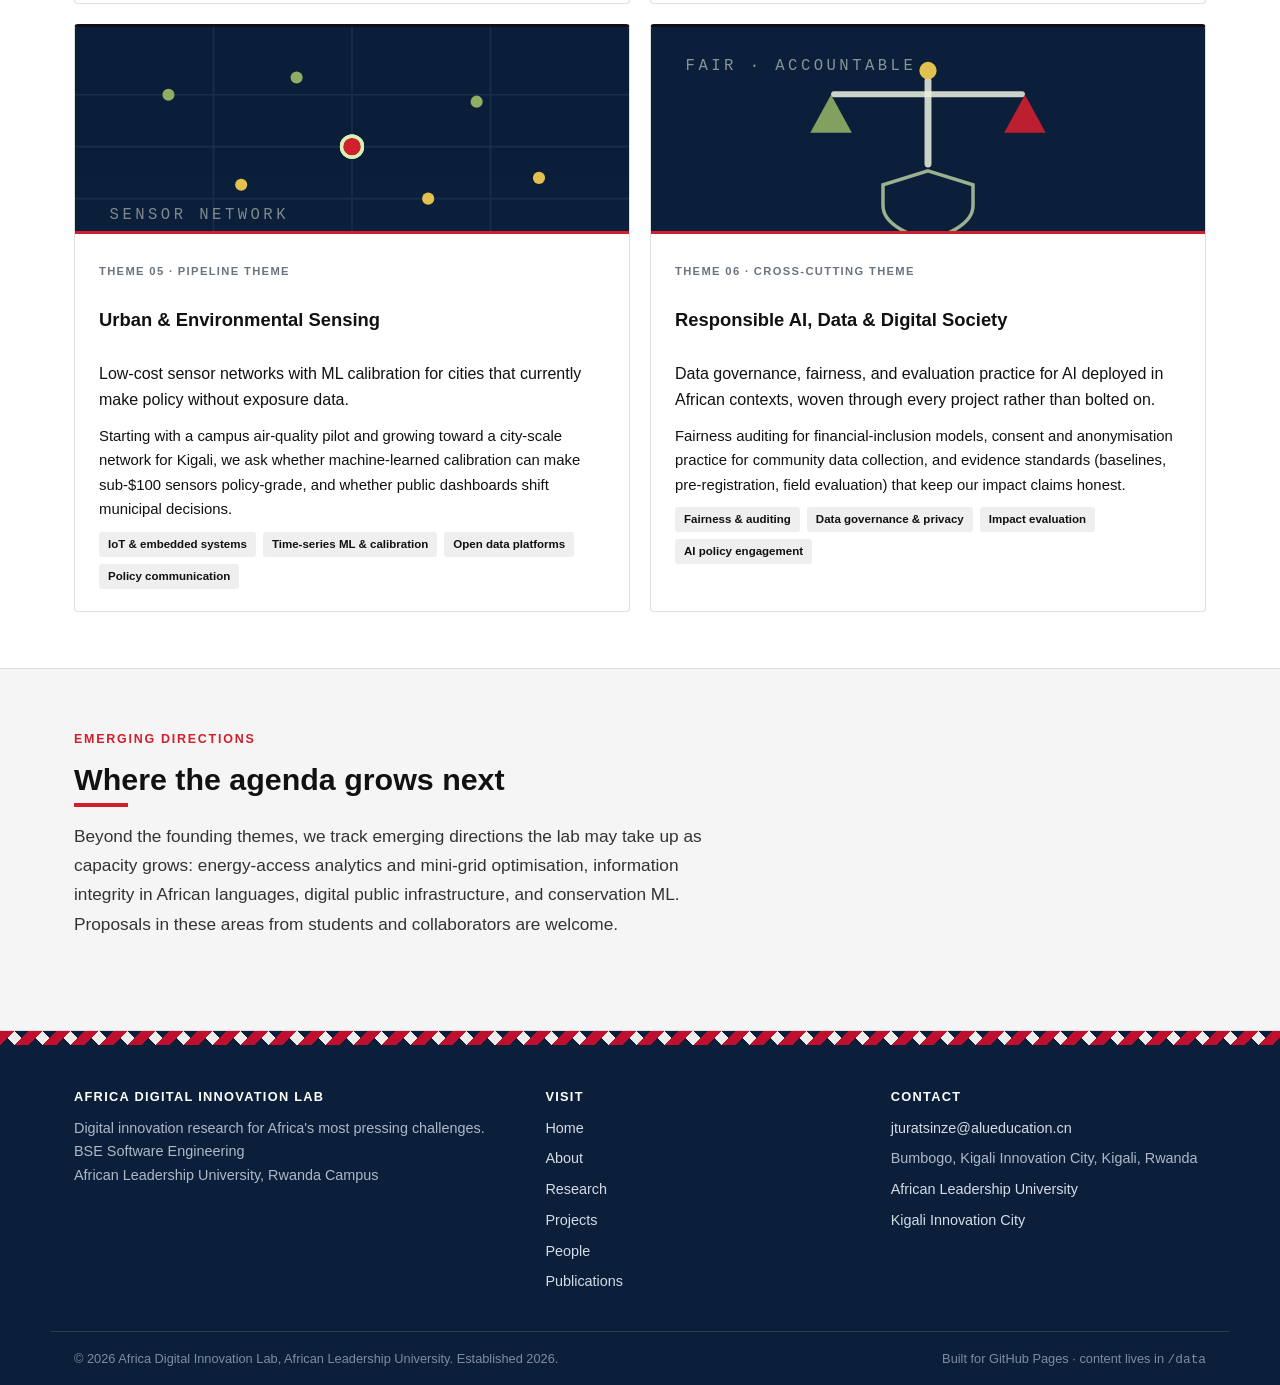
<file: research.html>
<!DOCTYPE html>
<html lang="en">
<head>
  <meta charset="UTF-8">
  <meta name="viewport" content="width=device-width, initial-scale=1.0">
  <title>Research | Africa Digital Innovation Lab (ADIL), ALU</title>
  <meta name="description" content="Research themes of the Africa Digital Innovation Lab (ADIL): language technology, software engineering for low-resource contexts, health AI, climate-smart agriculture, sensing, and responsible computing.">
  <link rel="stylesheet" href="assets/css/style.css">
  <link rel="icon" href="assets/img/favicon.svg" type="image/svg+xml">
</head>
<body data-page="research.html">

  <section class="page-hero">
    <div class="container">
      <span class="eyebrow eyebrow--light">Research</span>
      <h1>Research themes</h1>
      <p class="lead">Six themes, from African-language AI to software engineering for low-resource contexts. Concrete problems, named beneficiaries, measurable outcomes.</p>
    </div>
  </section>

  <section class="section">
    <div class="container">
      <div class="grid grid-2" id="research-grid"></div>
    </div>
  </section>
  <section class="section section--alt">
    <div class="container">
      <div class="section-head reveal">
        <span class="eyebrow">Emerging directions</span>
        <h2>Where the agenda grows next</h2>
        <p class="lead">Beyond the founding themes, we track emerging directions the lab may take up as capacity grows: energy-access analytics and mini-grid optimisation, information integrity in African languages, digital public infrastructure, and conservation ML. Proposals in these areas from students and collaborators are welcome.</p>
      </div>
    </div>
  </section>

  <script src="data/site.js"></script>
  <script src="data/research.js"></script>
  <script src="assets/js/art.js"></script>
  <script src="assets/js/main.js"></script>
</body>
</html>
</file>
<file: assets/css/style.css>
/* ==========================================================================
   Africa Digital Innovation Lab (ADIL) — African Leadership University
   Redesign: white background, black text, bold sans-serif — following the
   reference research-group site's layout character (black nav bar, bold
   masthead, headline quote, auto-sliding photo strip). Original code.
   Footer styling intentionally unchanged from the previous version.
   ========================================================================== */

:root {
  --black: #111111;
  --white: #ffffff;
  --red: #d0202e;           /* ALU logo red — accents, active nav underline */
  --blue: #1a3f7a;          /* institutional blue for sub-headings */
  --gray: #6b7280;
  --line: #dddddd;
  --panel: #f5f5f5;
  --navy: #0b1f3a;          /* footer + slider label (unchanged) */
  --gold: #d9a441;
  --radius: 4px;
  --max: 1180px;
  --font: Arial, Helvetica, "Helvetica Neue", sans-serif;
}

* { box-sizing: border-box; margin: 0; padding: 0; }
html { scroll-behavior: smooth; }
@media (prefers-reduced-motion: reduce) {
  html { scroll-behavior: auto; }
  *, *::before, *::after { animation: none !important; transition: none !important; }
}

body {
  font-family: var(--font);
  font-size: 16px;
  line-height: 1.65;
  color: var(--black);
  background: var(--white);
  -webkit-font-smoothing: antialiased;
}

img { max-width: 100%; display: block; }
a { color: var(--blue); text-decoration: none; }
a:hover { text-decoration: underline; text-underline-offset: 3px; }
a:focus-visible, button:focus-visible { outline: 2px solid var(--red); outline-offset: 3px; }

.container { max-width: var(--max); margin: 0 auto; padding: 0 24px; }

/* ---------- Typography ---------- */
h1, h2, h3, h4 { color: var(--black); line-height: 1.2; font-weight: 800; }
h1 { font-size: clamp(1.9rem, 4vw, 2.9rem); letter-spacing: -0.01em; }
h2 { font-size: clamp(1.4rem, 2.6vw, 1.9rem); }
h3 { font-size: 1.15rem; font-weight: 700; }
.lead { font-size: 1.08rem; line-height: 1.7; color: #333; max-width: 68ch; }

.eyebrow {
  font-weight: 800;
  font-size: 0.78rem;
  letter-spacing: 0.14em;
  text-transform: uppercase;
  color: var(--red);
  display: inline-block;
  margin-bottom: 0.7rem;
}
.eyebrow--light { color: #f2b6bd; }

.section-head h2 { position: relative; padding-bottom: 10px; }
.section-head h2::after {
  content: "";
  position: absolute; left: 0; bottom: 0;
  width: 54px; height: 4px;
  background: var(--red);
}

/* ---------- Black navigation bar (all pages) ---------- */
.site-header { position: sticky; top: 0; z-index: 60; background: #000; }
.header-inner {
  display: flex;
  align-items: center;
  justify-content: space-between;
  gap: 20px;
  padding: 10px 20px;
  max-width: none;      /* full-width bar so all items fit on one line */
  flex-wrap: nowrap;
  margin: 0 auto;
}
.brand { display: flex; align-items: center; gap: 12px; text-decoration: none; }
.brand:hover { text-decoration: none; }
.brand-logo { background: #fff; border-radius: 4px; padding: 5px 8px; display: flex; align-items: center; }
.brand-logo img { height: 30px; width: auto; }
.brand-logo--adil { background: transparent; padding: 0; }
.brand-logo--adil img { height: 34px; }
.brand-text { display: flex; flex-direction: column; line-height: 1.25; }
.brand-lab { font-weight: 800; color: var(--red); font-size: 0.9rem; white-space: nowrap; }
.brand-uni { font-size: 0.7rem; color: #e6e6e6; white-space: nowrap; }

.main-nav ul { display: flex; list-style: none; gap: 0; flex-wrap: nowrap; }
.main-nav a {
  display: block;
  padding: 12px 9px;
  font-size: 0.78rem;   /* slightly smaller so all 10 items fit on one line */
  font-weight: 800;
  letter-spacing: 0.04em;
  text-transform: uppercase;
  color: #fff;
  white-space: nowrap;
}
.main-nav a:hover { color: #ffd7db; text-decoration: none; }
.main-nav a.active { color: #fff; box-shadow: inset 0 -3px 0 var(--red); }

.nav-toggle {
  display: none;
  background: none;
  border: 1px solid #444;
  border-radius: 4px;
  padding: 8px 12px;
  font-weight: 800;
  font-size: 0.75rem;
  letter-spacing: 0.08em;
  color: #fff;
  cursor: pointer;
}

@media (max-width: 1280px) {
  .nav-toggle { display: inline-block; }
  .main-nav { display: none; width: 100%; }
  .main-nav.open { display: block; }
  .main-nav ul { flex-direction: column; padding: 4px 0 12px; }
  .main-nav ul { flex-wrap: wrap; }
  .main-nav a { padding: 11px 8px; white-space: normal; }
  .main-nav a.active { box-shadow: inset 3px 0 0 var(--red); padding-left: 14px; }
  .header-inner { flex-wrap: wrap; }
}

/* ---------- White masthead (home) ---------- */
.masthead { background: var(--white); border-bottom: 1px solid var(--line); }
.masthead-inner {
  max-width: var(--max);
  margin: 0 auto;
  padding: 26px 24px 20px;
  display: flex;
  align-items: center;
  justify-content: space-between;
  gap: 24px;
  flex-wrap: wrap;
}
.masthead-title h1 { font-size: clamp(1.5rem, 3vw, 2.2rem); }
.masthead-title .sub { color: var(--blue); font-weight: 700; font-size: 1.0rem; line-height: 1.4; margin-top: 4px; }
.masthead-logo { display: flex; align-items: center; gap: 14px; }
.masthead-logo img { height: 62px; width: auto; }
.masthead-logo .wordmark {
  border-left: 2px solid var(--blue);
  padding-left: 14px;
  color: var(--blue);
  font-weight: 800;
  font-size: 0.95rem;
  line-height: 1.35;
  text-transform: uppercase;
  letter-spacing: 0.03em;
}
.masthead-logo .wordmark span { display: block; font-weight: 700; font-size: 0.78rem; letter-spacing: 0.06em; }
@media (max-width: 720px) { .masthead-logo .wordmark { display: none; } }

/* ---------- Big quote line (home) ---------- */
.quoteline { background: var(--white); padding: 30px 0 34px; }
.quoteline h2 {
  font-size: clamp(1.7rem, 4.6vw, 3.3rem);
  font-weight: 800;
  text-align: center;
  letter-spacing: -0.01em;
}

/* ---------- Auto-sliding photo strip ---------- */
.slider-wrap { display: grid; grid-template-columns: 56px 1fr; background: var(--navy); }
.slider-label {
  writing-mode: vertical-rl;
  transform: rotate(180deg);
  color: #fff;
  background: var(--red);
  font-weight: 800;
  font-size: 0.95rem;
  letter-spacing: 0.12em;
  text-transform: uppercase;
  display: flex;
  align-items: center;
  justify-content: center;
  padding: 14px 0;
  animation: labelPulse 2.6s ease-in-out infinite;
}
@keyframes labelPulse {
  0%, 100% { background-color: var(--red); letter-spacing: 0.12em; }
  50%      { background-color: #a91622; letter-spacing: 0.2em; }
}
.slider { position: relative; overflow: hidden; height: clamp(240px, 42vw, 460px); background: #0e2646; }
.slides-track { display: flex; height: 100%; transition: transform 0.6s ease; }
.slide { position: relative; min-width: 100%; height: 100%; }
.slide img { width: 100%; height: 100%; object-fit: cover; }
.slide-caption {
  position: absolute;
  left: 0; right: 0; bottom: 0;
  background: linear-gradient(transparent, rgba(0,0,0,0.72));
  color: #fff;
  font-weight: 700;
  font-size: 0.95rem;
  padding: 26px 20px 14px;
}
.slider-dots { position: absolute; bottom: 10px; right: 16px; display: flex; gap: 8px; z-index: 3; }
.slider-dots button {
  width: 11px; height: 11px;
  border-radius: 50%;
  border: 1px solid #fff;
  background: transparent;
  cursor: pointer;
  padding: 0;
}
.slider-dots button.active { background: var(--red); border-color: var(--red); }
.slider-arrow {
  position: absolute;
  top: 50%; transform: translateY(-50%);
  z-index: 3;
  background: rgba(0,0,0,0.45);
  color: #fff;
  border: none;
  font-size: 1.5rem;
  line-height: 1;
  padding: 10px 13px;
  cursor: pointer;
  border-radius: 3px;
}
.slider-arrow:hover { background: rgba(0,0,0,0.7); }
.slider-arrow.prev { left: 12px; }
.slider-arrow.next { right: 12px; }
@media (max-width: 640px) {
  .slider-wrap { grid-template-columns: 34px 1fr; }
  .slider-label { font-size: 0.7rem; }
}

/* ---------- Inner page title band ---------- */
.page-hero { background: var(--white); border-bottom: 1px solid var(--line); padding: 44px 0 30px; }
.page-hero h1 { position: relative; padding-bottom: 12px; display: inline-block; }
.page-hero h1::after {
  content: "";
  position: absolute; left: 0; bottom: 0;
  width: 64px; height: 4px; background: var(--red);
}
.page-hero .lead { color: #444; margin-top: 0.9rem; }

/* ---------- Sections ---------- */
.section { padding: 56px 0; }
.section--alt { background: var(--panel); border-top: 1px solid var(--line); border-bottom: 1px solid var(--line); }
.section-head { margin-bottom: 2.2rem; max-width: 74ch; }
.section-head p { margin-top: 0.9rem; }

/* ---------- Cards & grids ---------- */
.grid { display: grid; gap: 20px; }
.grid-3 { grid-template-columns: repeat(3, 1fr); }
.grid-2 { grid-template-columns: repeat(2, 1fr); }
@media (max-width: 940px) { .grid-3 { grid-template-columns: repeat(2, 1fr); } }
@media (max-width: 640px) { .grid-3, .grid-2 { grid-template-columns: 1fr; } }

.card {
  background: var(--white);
  border: 1px solid var(--line);
  border-top: 3px solid var(--black);
  border-radius: var(--radius);
  padding: 24px;
  display: flex;
  flex-direction: column;
  gap: 10px;
}
.card h3 { margin-bottom: 2px; }
.card .kicker { font-weight: 800; font-size: 0.7rem; letter-spacing: 0.12em; text-transform: uppercase; color: var(--gray); }
.card-link { margin-top: auto; font-weight: 700; font-size: 0.9rem; color: var(--red); }

.btn {
  display: inline-block;
  font-weight: 800;
  font-size: 0.88rem;
  letter-spacing: 0.04em;
  text-transform: uppercase;
  padding: 12px 22px;
  border-radius: var(--radius);
  border: 2px solid transparent;
  transition: background 0.15s ease, color 0.15s ease, border-color 0.15s ease;
}
.btn:hover { text-decoration: none; }
.btn-primary { background: var(--red); color: #fff; }
.btn-primary:hover { background: #a91622; }
.btn-ghost { border-color: #fff; color: #fff; }
.btn-ghost:hover { background: rgba(255,255,255,0.12); }
.btn-outline { border-color: var(--black); color: var(--black); }
.btn-outline:hover { background: var(--black); color: #fff; }

/* status pills */
.pill {
  display: inline-block;
  font-weight: 800;
  font-size: 0.66rem;
  letter-spacing: 0.1em;
  text-transform: uppercase;
  padding: 4px 10px;
  border-radius: 999px;
  border: 1px solid;
}
.pill--proposed { color: var(--red); border-color: rgba(208,32,46,0.5); background: rgba(208,32,46,0.06); }
.pill--current { color: #146c43; border-color: rgba(20,108,67,0.4); background: rgba(20,108,67,0.07); }
.pill--completed { color: var(--gray); border-color: var(--line); background: var(--panel); }
.pill--open { color: #146c43; border-color: rgba(20,108,67,0.4); background: rgba(20,108,67,0.07); }

.tagrow { display: flex; flex-wrap: wrap; gap: 7px; }
.tag { font-size: 0.72rem; font-weight: 700; color: var(--black); background: #efefef; padding: 3px 9px; border-radius: 3px; }

/* ---------- Project detail blocks ---------- */
.project {
  background: var(--white);
  border: 1px solid var(--line);
  border-left: 4px solid var(--black);
  border-radius: var(--radius);
  padding: 30px;
  margin-bottom: 24px;
}
.project-head { display: flex; align-items: baseline; justify-content: space-between; gap: 16px; flex-wrap: wrap; margin-bottom: 4px; }
.project h3 { font-size: 1.4rem; font-weight: 800; }
.project .subtitle { color: var(--gray); font-size: 1.0rem; margin-bottom: 16px; }
.project dl { display: grid; grid-template-columns: 170px 1fr; gap: 10px 20px; margin: 14px 0; }
.project dt { font-weight: 800; font-size: 0.7rem; letter-spacing: 0.1em; text-transform: uppercase; color: var(--gray); padding-top: 3px; }
.project dd { font-size: 0.96rem; }
@media (max-width: 640px) {
  .project { padding: 22px; }
  .project dl { grid-template-columns: 1fr; gap: 2px; }
  .project dd { margin-bottom: 10px; }
}

/* ---------- People ---------- */
.person { text-align: left; }
.person .photo {
  width: 100%;
  aspect-ratio: 1 / 1.05;
  border-radius: var(--radius);
  background: #eceef1;
  display: flex;
  align-items: center;
  justify-content: center;
  color: #aab3c0;
  font-size: 2.4rem;
  margin-bottom: 14px;
  border: 1px solid var(--line);
  overflow: hidden;
}
.person .photo img { width: 100%; height: 100%; object-fit: cover; }
.person .role { font-size: 0.86rem; color: var(--red); font-weight: 700; margin-bottom: 8px; }
.person .bio { font-size: 0.92rem; }
.person .plinks { margin-top: 8px; font-size: 0.88rem; display: flex; gap: 12px; flex-wrap: wrap; }

/* ---------- Publications ---------- */
.pub-year { font-size: 1.3rem; font-weight: 800; border-bottom: 3px solid var(--red); display: inline-block; padding-bottom: 4px; margin: 32px 0 18px; }
.pub { border-left: 3px solid var(--line); padding: 4px 0 4px 18px; margin-bottom: 18px; }
.pub:hover { border-left-color: var(--red); }
.pub .ptype { font-weight: 800; font-size: 0.66rem; letter-spacing: 0.12em; text-transform: uppercase; color: var(--red); }
.pub .ptitle { font-weight: 700; font-size: 1.0rem; margin: 3px 0; }
.pub .pmeta { font-size: 0.9rem; color: var(--gray); }

/* ---------- News ---------- */
.news-item { display: grid; grid-template-columns: 150px 1fr; gap: 22px; padding: 20px 0; border-bottom: 1px solid var(--line); }
.news-item:first-of-type { border-top: 2px solid var(--black); }
.news-date { font-size: 0.82rem; font-weight: 700; color: var(--gray); padding-top: 3px; }
.news-cat { display: block; font-weight: 800; font-size: 0.64rem; letter-spacing: 0.12em; text-transform: uppercase; color: var(--red); margin-top: 6px; }
.news-item h3 { margin-bottom: 6px; }
@media (max-width: 640px) { .news-item { grid-template-columns: 1fr; gap: 6px; } }

/* ---------- Partners ---------- */
.partner-group { margin-bottom: 38px; }
.partner-group h3 { margin-bottom: 14px; border-left: 4px solid var(--red); padding-left: 10px; }
.partner-list { list-style: none; display: grid; grid-template-columns: repeat(2, 1fr); gap: 12px 26px; }
@media (max-width: 700px) { .partner-list { grid-template-columns: 1fr; } }
.partner-list li { background: var(--white); border: 1px solid var(--line); border-radius: var(--radius); padding: 13px 15px; font-size: 0.95rem; }
.partner-list .pname { font-weight: 700; }
.partner-list .pnote { display: block; color: var(--gray); font-size: 0.86rem; }
.partner-list .pflag { float: right; font-weight: 800; font-size: 0.62rem; letter-spacing: 0.08em; text-transform: uppercase; color: #146c43; }
.notice {
  background: #fff8e6;
  border: 1px solid #eadfbc;
  border-left: 4px solid var(--gold);
  border-radius: var(--radius);
  padding: 15px 18px;
  font-size: 0.92rem;
  margin-bottom: 32px;
  color: #5c5133;
}

/* ---------- Join ---------- */
.join-track { border-bottom: 1px solid var(--line); padding: 24px 0; }
.join-track:first-of-type { border-top: 2px solid var(--black); }
.join-head { display: flex; align-items: center; gap: 14px; flex-wrap: wrap; margin-bottom: 8px; }
.join-cta { font-size: 0.92rem; margin-top: 10px; font-weight: 600; }

/* ---------- CTA band ---------- */
.cta-band { background: #000; color: #eee; padding: 54px 0; }
.cta-band h2 { color: #fff; max-width: 26ch; }
.cta-band p { margin: 0.9rem 0 1.6rem; max-width: 62ch; color: #ccc; }

/* ---------- Approach pipeline & checklist (About) ---------- */
.pipeline { display: flex; flex-wrap: wrap; gap: 8px; align-items: center; font-weight: 800; font-size: 0.92rem; margin-top: 14px; }
.pipeline span { background: var(--panel); border: 1px solid var(--line); padding: 7px 12px; border-radius: 3px; }
.pipeline em { color: var(--red); font-style: normal; }

.checklist { list-style: none; columns: 2; gap: 30px; margin-top: 10px; }
.checklist li { break-inside: avoid; padding: 5px 0 5px 22px; position: relative; font-weight: 600; }
.checklist li::before { content: "\25A0"; color: var(--red); position: absolute; left: 0; font-size: 0.7rem; top: 9px; }
@media (max-width: 640px) { .checklist { columns: 1; } }

/* ---------- Contact ---------- */
.contact-grid { display: grid; grid-template-columns: 1.1fr 0.9fr; gap: 40px; align-items: start; }
@media (max-width: 800px) { .contact-grid { grid-template-columns: 1fr; } }
.contact-card { background: var(--white); border: 1px solid var(--line); border-top: 3px solid var(--black); border-radius: var(--radius); padding: 28px; }
.contact-card dl dt { font-weight: 800; font-size: 0.68rem; letter-spacing: 0.12em; text-transform: uppercase; color: var(--gray); margin-top: 16px; }
.contact-card dl dt:first-child { margin-top: 0; }
.contact-card dl dd { font-size: 1.0rem; }
.map-placeholder {
  aspect-ratio: 4 / 3;
  border-radius: var(--radius);
  border: 1px dashed #bbb;
  background: repeating-linear-gradient(45deg, #f7f7f7 0 12px, #f0f0f0 12px 24px);
  display: flex;
  align-items: center;
  justify-content: center;
  color: var(--gray);
  font-size: 0.82rem;
  font-weight: 600;
  text-align: center;
  padding: 20px;
}

/* ---------- Footer (UNCHANGED design from previous version) ---------- */
.imigongo {
  height: 14px;
  background:
    repeating-linear-gradient(135deg, #c8102e 0 10px, transparent 10px 20px),
    repeating-linear-gradient(45deg, #0b1f3a 0 10px, #faf9f6 10px 20px);
  opacity: 0.95;
}
.imigongo--thin { height: 8px; }
.site-footer { background: var(--navy); color: #aeb8c8; font-size: 0.9rem; }
.footer-inner { max-width: var(--max); margin: 0 auto; padding: 44px 24px 30px; display: grid; grid-template-columns: 1.4fr 1fr 1fr; gap: 30px; }
@media (max-width: 800px) { .footer-inner { grid-template-columns: 1fr; } }
.site-footer h4 { color: #fff; font-size: 0.8rem; letter-spacing: 0.1em; text-transform: uppercase; margin-bottom: 12px; }
.site-footer a { color: #d5dbe5; }
.site-footer ul { list-style: none; }
.site-footer li { margin-bottom: 7px; }
.footer-bottom { border-top: 1px solid rgba(255,255,255,0.12); padding: 16px 24px; max-width: var(--max); margin: 0 auto; display: flex; justify-content: space-between; gap: 12px; flex-wrap: wrap; font-size: 0.8rem; color: #7f8ca0; }

/* ---------- Reveal on scroll (restrained) ---------- */
.reveal { opacity: 0; transform: translateY(12px); transition: opacity 0.5s ease, transform 0.5s ease; }
.reveal.in { opacity: 1; transform: none; }
@media (prefers-reduced-motion: reduce) { .reveal { opacity: 1; transform: none; } }

/* ---------- Utility ---------- */
.mt-1 { margin-top: 0.6rem; }
.mt-2 { margin-top: 1.2rem; }
.mt-3 { margin-top: 2rem; }
.center { text-align: center; }

/* ==========================================================================
   Card art, richer people cards, and Join Us requirements
   ========================================================================== */

/* ---------- animated illustrations on theme / project cards ---------- */
.card.has-art { padding: 0; overflow: hidden; }
.card.has-art > *:not(.cardart) { margin-left: 24px; margin-right: 24px; }
.card.has-art > *:not(.cardart):first-of-type { margin-top: 18px; }
.card.has-art > *:last-child { margin-bottom: 22px; }
.cardart {
  width: 100%;
  aspect-ratio: 8 / 3;
  background: var(--navy, #0b1f3a);
  border-bottom: 3px solid var(--red);
  overflow: hidden;
}
.cardart svg { width: 100%; height: 100%; display: block; }
.projectart {
  margin: -30px -30px 22px;
  aspect-ratio: 10 / 3;
  background: #0b1f3a;
  border-bottom: 3px solid var(--red);
  border-radius: 4px 4px 0 0;
  overflow: hidden;
}
.projectart svg { width: 100%; height: 100%; display: block; }
@media (max-width: 640px) { .projectart { margin: -22px -22px 18px; } }

/* ---------- people: profile cards ---------- */
/* editorial portrait: monochrome photo on ADIL red, subtle paper grain */
.person .photo {
  background: var(--red);
  border: none;
  position: relative;
  aspect-ratio: 1 / 1;
  border-radius: var(--radius);
  overflow: hidden;
}
.person .photo::before {
  content: "";
  position: absolute; inset: 0;
  background:
    radial-gradient(circle at 22% 28%, rgba(255,255,255,0.09), transparent 42%),
    radial-gradient(circle at 76% 72%, rgba(0,0,0,0.10), transparent 46%);
  pointer-events: none;
  z-index: 2;
}
.person .photo img {
  filter: grayscale(1) contrast(1.12);
  mix-blend-mode: luminosity;
  object-fit: cover;
  width: 100%; height: 100%;
}
.person .photo .initials {
  font-size: 2.4rem;
  font-weight: 800;
  letter-spacing: 0.06em;
  color: #ffffff;
  opacity: 0.95;
  z-index: 1;
}
.person .tagrow { margin-top: 10px; }
.person .plinks a { font-weight: 700; }

/* ---------- Join Us: criteria + documents ---------- */
.join-who {
  font-weight: 700;
  color: var(--black);
  margin-bottom: 8px;
  font-size: 0.95rem;
}
.join-cols {
  display: grid;
  grid-template-columns: 1fr 1fr;
  gap: 22px;
  margin: 18px 0 4px;
}
@media (max-width: 760px) { .join-cols { grid-template-columns: 1fr; gap: 16px; } }
.join-col {
  background: var(--panel);
  border: 1px solid var(--line);
  border-left: 3px solid var(--black);
  border-radius: var(--radius);
  padding: 16px 18px;
}
.join-col h4 {
  font-size: 0.72rem;
  font-weight: 800;
  letter-spacing: 0.12em;
  text-transform: uppercase;
  color: var(--gray);
  margin-bottom: 10px;
}
.join-col ul { list-style: none; }
.join-col li {
  position: relative;
  padding: 4px 0 4px 22px;
  font-size: 0.9rem;
  line-height: 1.55;
}
.join-col .ticks li::before {
  content: "\2713";
  position: absolute; left: 0; top: 4px;
  color: #146c43;
  font-weight: 800;
}
.join-col .docs li::before {
  content: "\25A0";
  position: absolute; left: 2px; top: 7px;
  color: var(--red);
  font-size: 0.6rem;
}
.join-cta {
  background: #fff;
  border: 1px solid var(--line);
  border-left: 4px solid var(--red);
  border-radius: var(--radius);
  padding: 13px 16px;
  margin-top: 14px;
  font-size: 0.93rem;
  font-weight: 500;
}
.join-note {
  margin-top: 8px;
  font-size: 0.85rem;
  color: var(--gray);
  font-style: italic;
}

/* ==========================================================================
   Embedded map (Contact) and Lab Director card (About)
   ========================================================================== */

/* ---------- Contact: responsive map embed ---------- */
.map-embed {
  position: relative;
  width: 100%;
  aspect-ratio: 4 / 3;
  border: 1px solid var(--line);
  border-top: 3px solid var(--black);
  border-radius: var(--radius);
  overflow: hidden;
  background: var(--panel);
}
.map-embed iframe { width: 100%; height: 100%; display: block; border: 0; }
.map-note { margin-top: 10px; font-size: 0.88rem; font-weight: 700; }
.map-note a { color: var(--red); }
@media (max-width: 800px) { .map-embed { aspect-ratio: 3 / 2; } }

/* ---------- About: lead block with the director card alongside ---------- */
.about-lead {
  display: grid;
  grid-template-columns: minmax(0, 1.35fr) minmax(0, 0.65fr);
  gap: 34px;
  align-items: start;
}
@media (max-width: 860px) { .about-lead { grid-template-columns: 1fr; gap: 24px; } }

.director-card {
  background: #fff;
  border: 1px solid var(--line);
  border-top: 3px solid var(--red);
  border-radius: var(--radius);
  overflow: hidden;
}
.director-photo {
  position: relative;
  aspect-ratio: 1 / 1;
  background: var(--red);
  overflow: hidden;
}
.director-photo img {
  width: 100%; height: 100%;
  object-fit: cover;
  filter: grayscale(1) contrast(1.12);
  mix-blend-mode: luminosity;
  display: block;
}
.director-photo::after {
  content: "";
  position: absolute; inset: 0;
  background:
    radial-gradient(circle at 22% 26%, rgba(255,255,255,0.10), transparent 44%),
    radial-gradient(circle at 78% 74%, rgba(0,0,0,0.12), transparent 48%);
  pointer-events: none;
}
.director-meta { padding: 18px 20px 22px; }
.director-meta .k {
  font-weight: 800; font-size: 0.66rem; letter-spacing: 0.14em;
  text-transform: uppercase; color: var(--red);
}
.director-meta h3 { font-size: 1.25rem; font-weight: 800; margin: 5px 0 4px; }
.director-meta .role { font-size: 0.88rem; color: var(--gray); line-height: 1.5; }
.director-meta .bio { font-size: 0.9rem; margin-top: 10px; line-height: 1.6; }
.director-meta .plinks { margin-top: 12px; display: flex; gap: 14px; flex-wrap: wrap; font-size: 0.88rem; font-weight: 700; }
</file>
